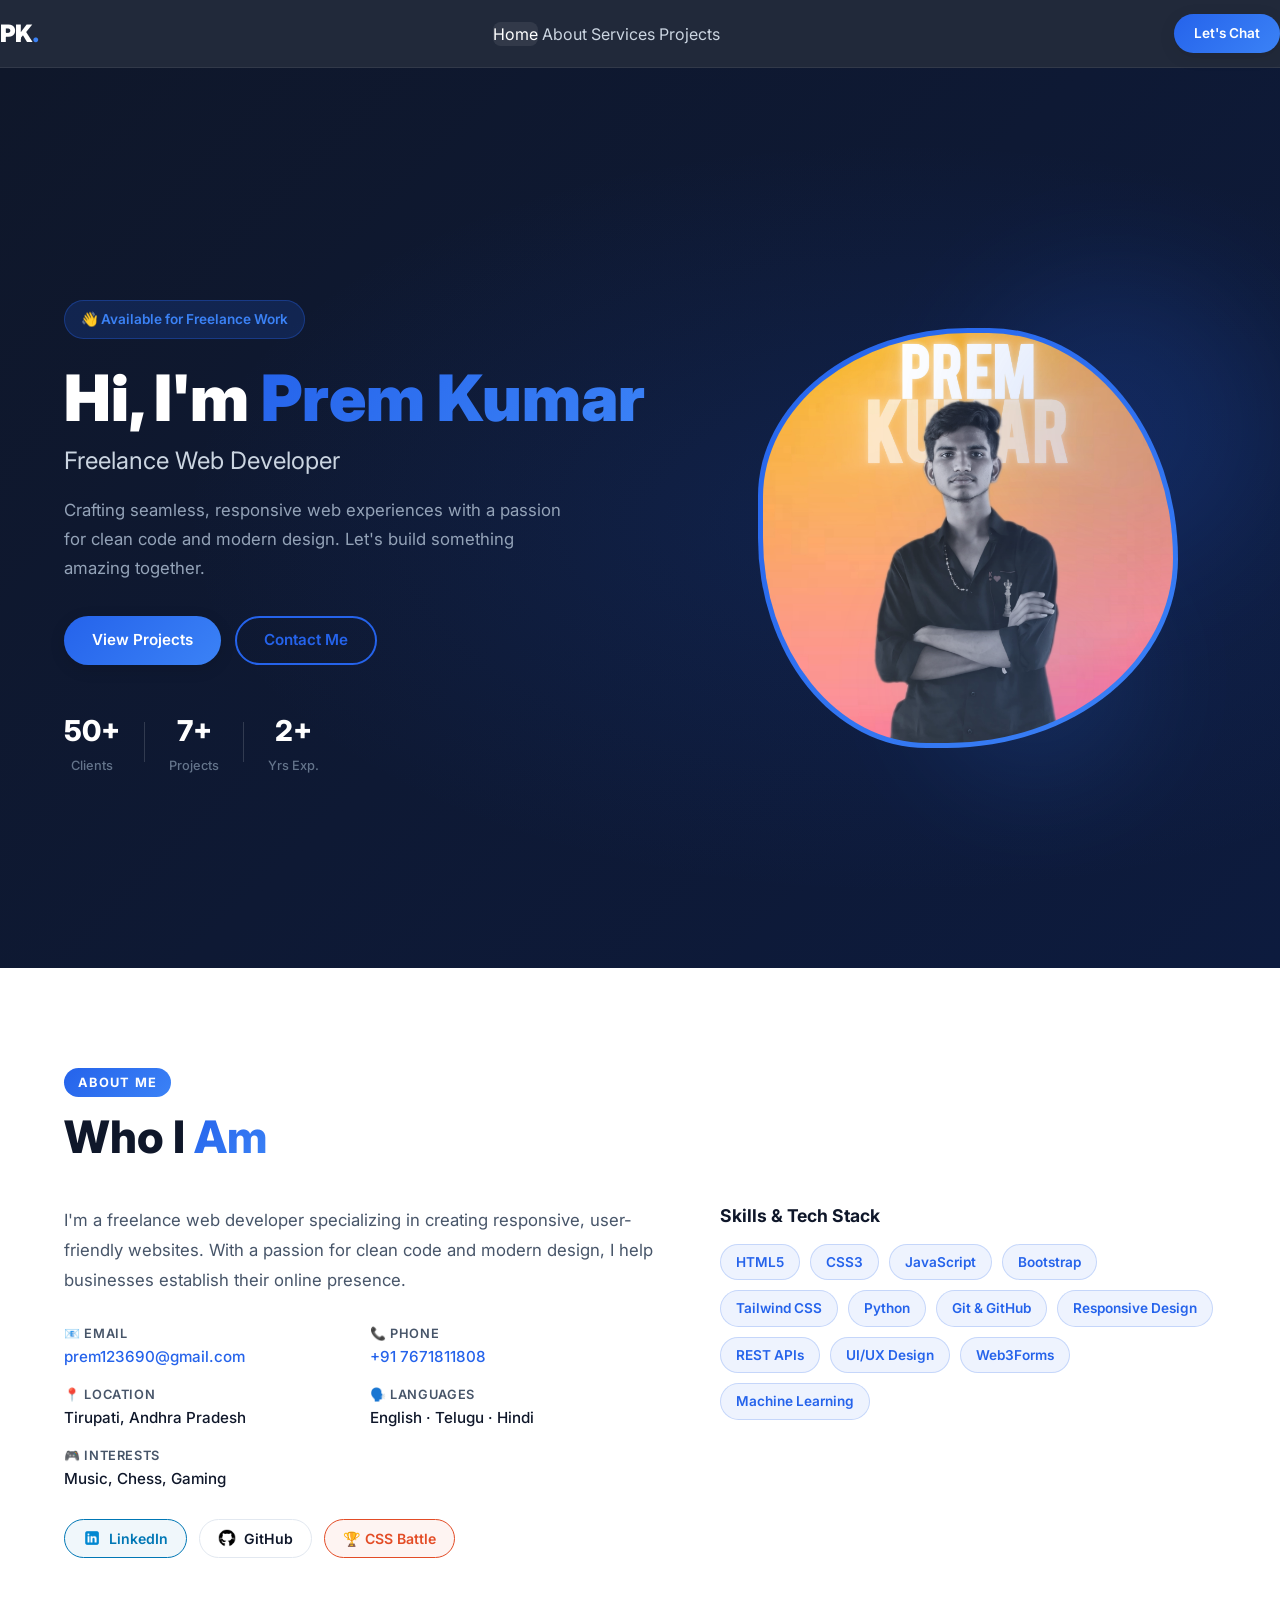
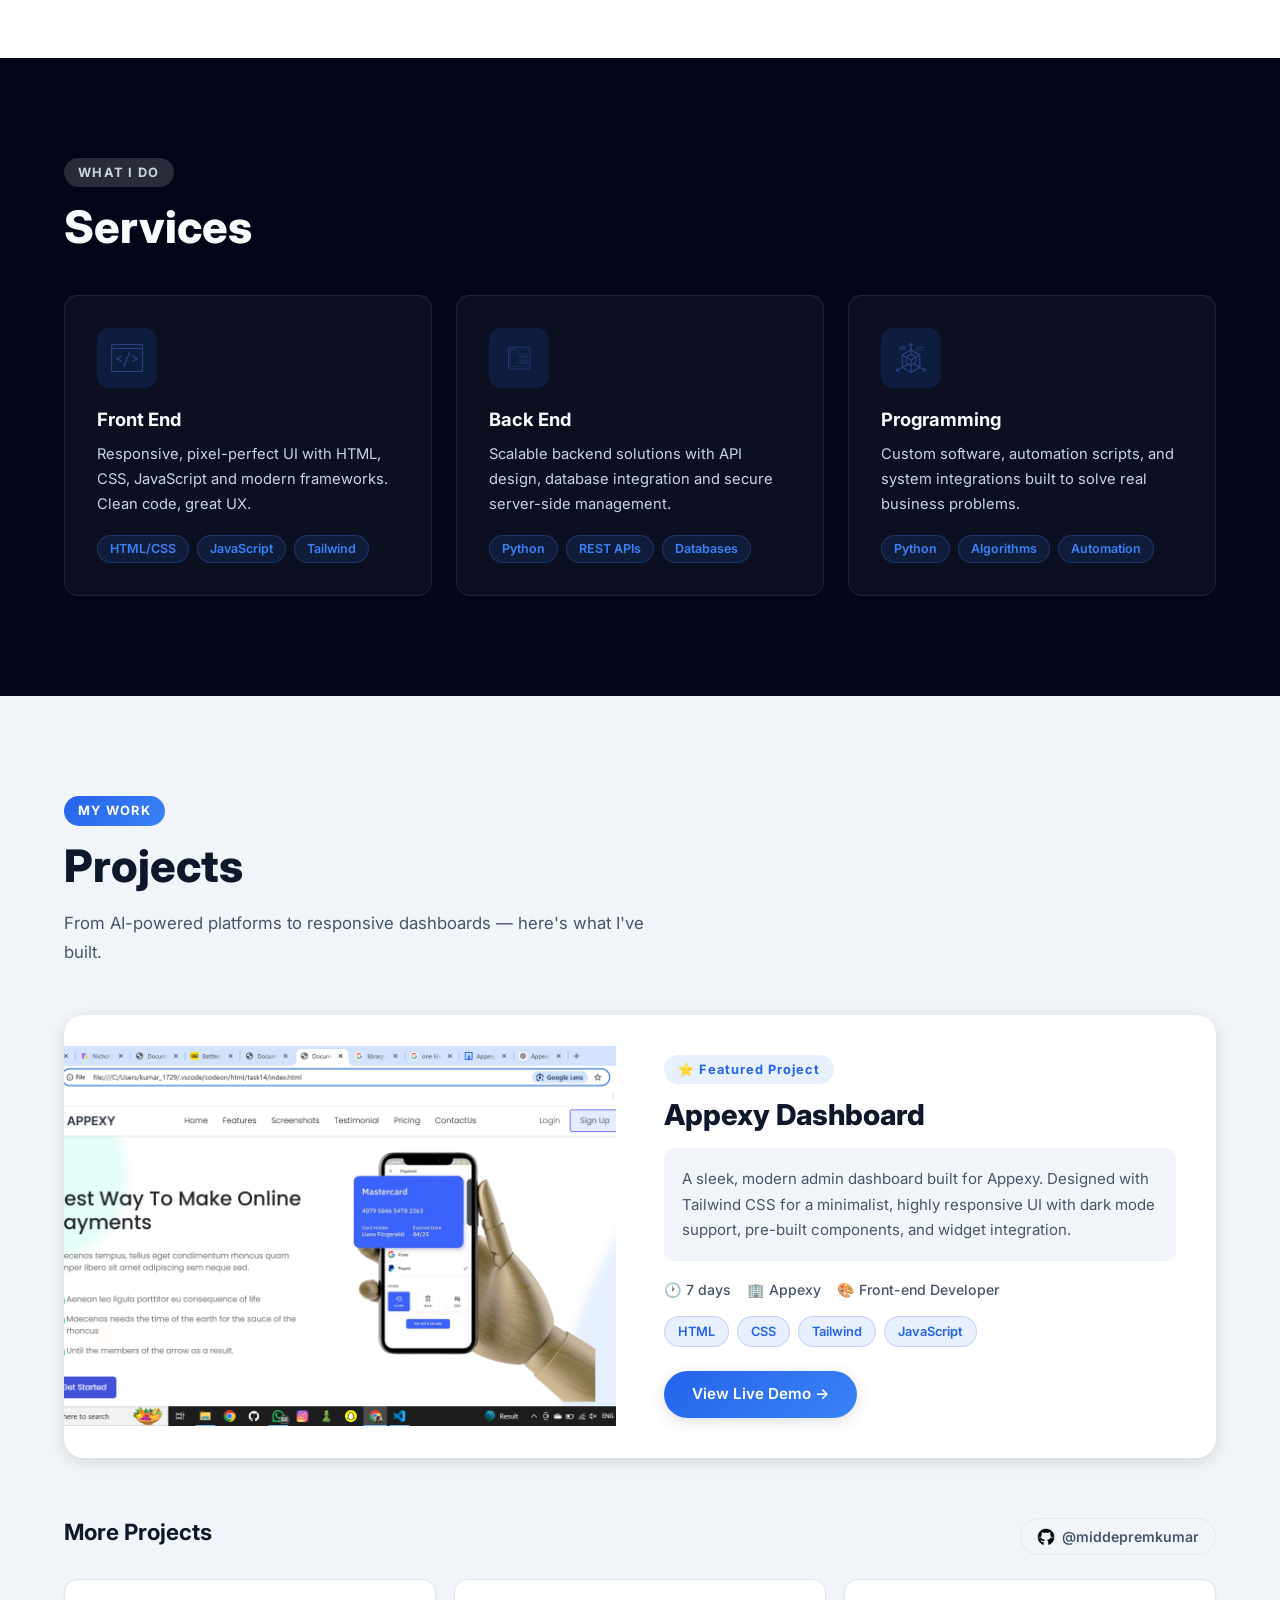
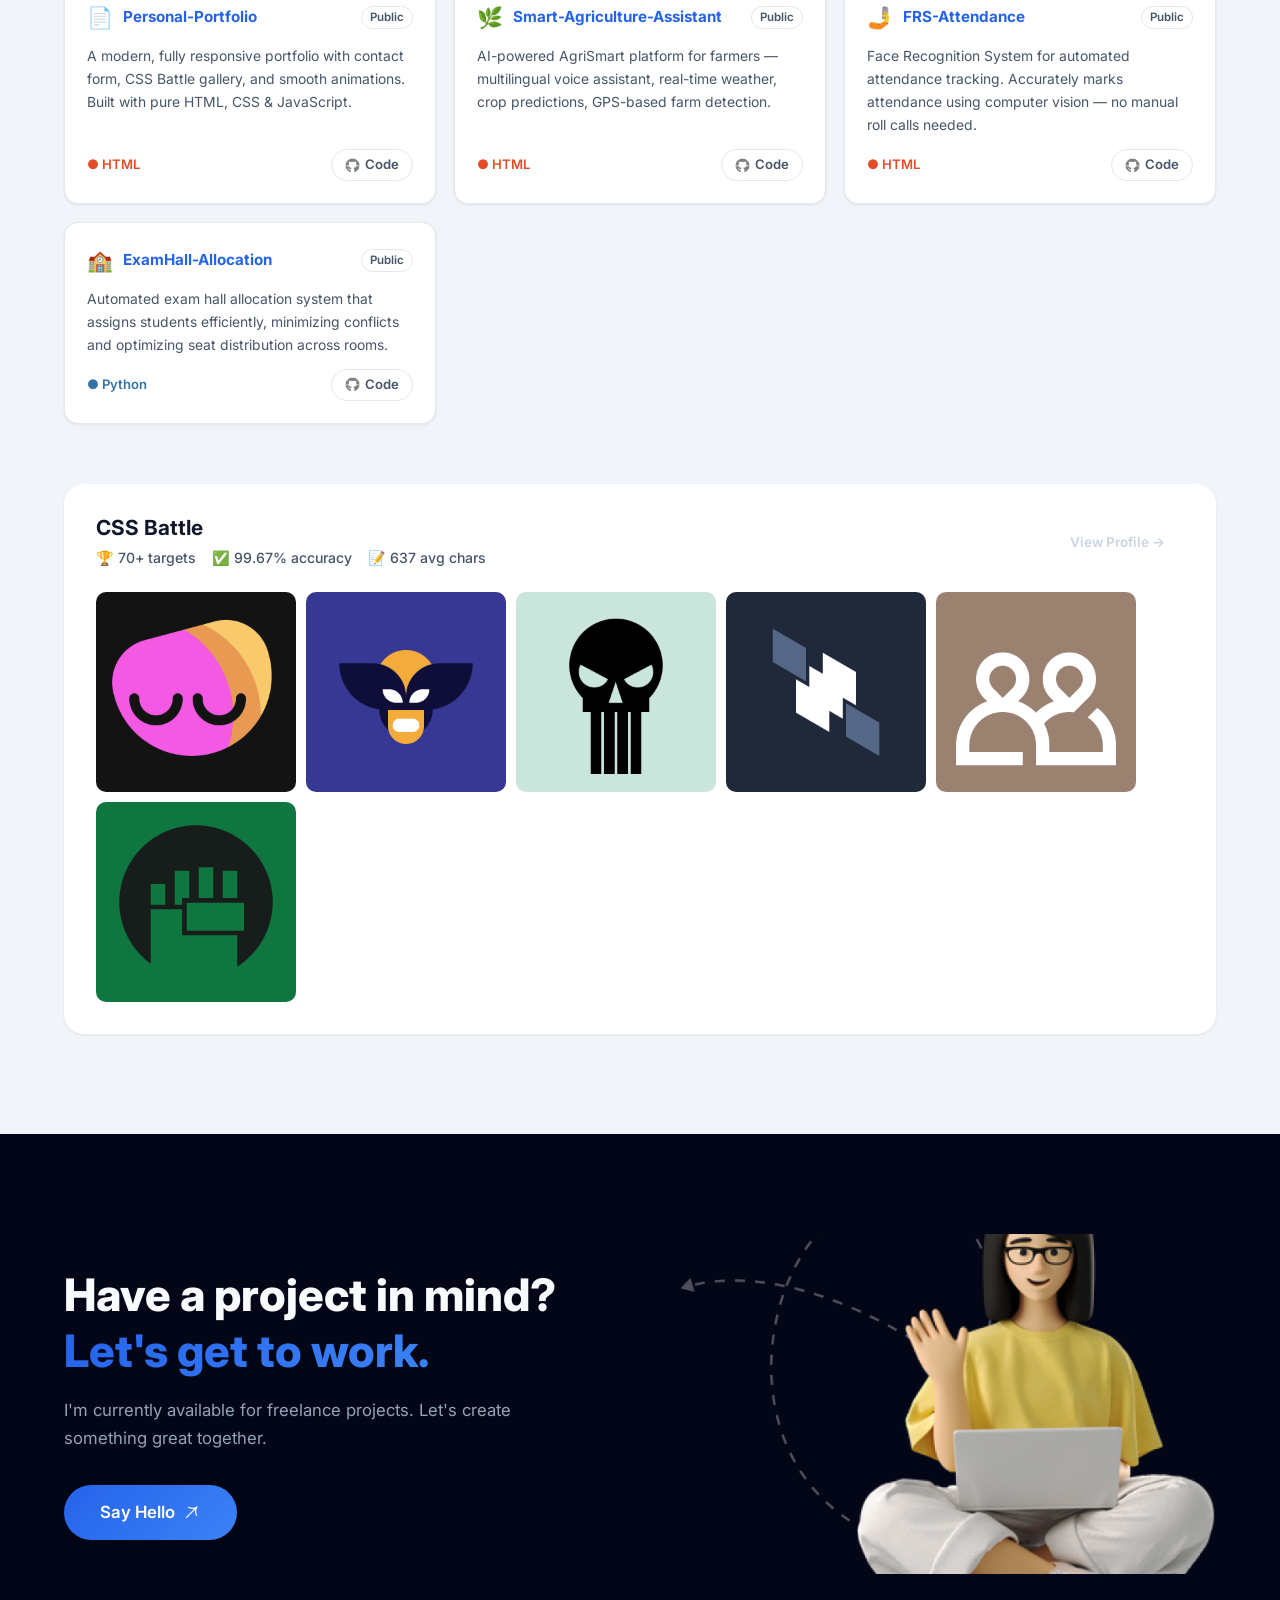
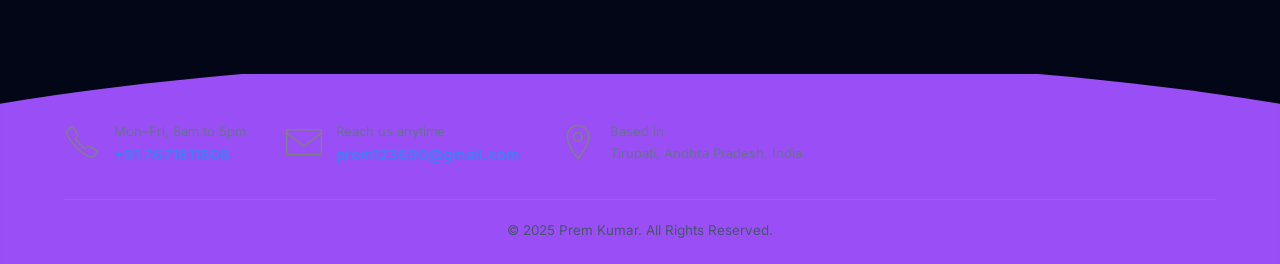
<file: index.html>
<!DOCTYPE html>
<html lang="en">
<head>
  <meta charset="UTF-8" />
  <meta name="viewport" content="width=device-width, initial-scale=1.0" />
  <meta name="description" content="Prem Kumar - Freelance Web Developer building modern, responsive web experiences." />
  <title>Prem Kumar | Web Developer</title>
  <link rel="stylesheet" href="style.css" />
  <link href="https://cdn.jsdelivr.net/npm/bootstrap@5.3.3/dist/css/bootstrap.min.css" rel="stylesheet" integrity="sha384-QWTKZyjpPEjISv5WaRU9OFeRpok6YctnYmDr5pNlyT2bRjXh0JMhjY6hW+ALEwIH" crossorigin="anonymous" />
  <link rel="preconnect" href="https://fonts.googleapis.com" />
  <link rel="preconnect" href="https://fonts.gstatic.com" crossorigin />
  <link href="https://fonts.googleapis.com/css2?family=Inter:wght@300;400;500;600;700;800;900&display=swap" rel="stylesheet" />
</head>
<body>

  <!-- ═══════════════ NAVBAR ═══════════════ -->
  <nav class="navbar" id="navbar">
    <a href="#home" class="nav-logo">PK<span class="logo-dot">.</span></a>
    <div class="nav-menu" id="nav-menu">
      <ul>
        <li><a href="#home"     class="nav-link">Home</a></li>
        <li><a href="#about"    class="nav-link">About</a></li>
        <li><a href="#services" class="nav-link">Services</a></li>
        <li><a href="#projects" class="nav-link">Projects</a></li>
        <li class="nav-cta-mobile"><a href="#" popovertarget="pop-box" class="btn-primary sm">Let's Chat</a></li>
      </ul>
    </div>
    <div class="nav-right">
      <a href="#" popovertarget="pop-box" class="btn-primary sm" id="nav-chat-btn">Let's Chat</a>
      <button class="hamburger" id="hamburger" aria-label="Toggle navigation">
        <span></span><span></span><span></span>
      </button>
    </div>
  </nav>

  <!-- ═══════════════ HERO ═══════════════ -->
  <section id="home" class="hero">
    <div class="hero-content">
      <div class="hero-badge">👋 Available for Freelance Work</div>
      <h1>Hi, I'm <span class="gradient-text">Prem Kumar</span></h1>
      <h2 class="hero-role">Freelance Web Developer</h2>
      <p class="hero-desc">Crafting seamless, responsive web experiences with a passion for clean code and modern design. Let's build something amazing together.</p>
      <div class="hero-actions">
        <a href="#projects" class="btn-primary">View Projects</a>
        <a href="#" popovertarget="pop-box" class="btn-outline">Contact Me</a>
      </div>
      <div class="hero-stats">
        <div class="stat"><span class="stat-num">50+</span><span class="stat-label">Clients</span></div>
        <div class="stat-div"></div>
        <div class="stat"><span class="stat-num">7+</span><span class="stat-label">Projects</span></div>
        <div class="stat-div"></div>
        <div class="stat"><span class="stat-num">2+</span><span class="stat-label">Yrs Exp.</span></div>
      </div>
    </div>
    <div class="hero-image">
      <div class="hero-img-ring">
        <div class="hero-photo"></div>
      </div>
      <div class="hero-blob blob-1"></div>
      <div class="hero-blob blob-2"></div>
    </div>
  </section>

  <!-- ═══════════════ ABOUT ═══════════════ -->
  <section id="about" class="about section">
    <div class="section-label">About Me</div>
    <h2 class="section-title">Who I <span class="gradient-text">Am</span></h2>
    <div class="about-grid">
      <div class="about-left">
        <p class="about-intro">I'm a freelance web developer specializing in creating responsive, user-friendly websites. With a passion for clean code and modern design, I help businesses establish their online presence.</p>
        <div class="about-info-grid">
          <div class="about-info-item">
            <span class="ai-label">📧 Email</span>
            <a href="mailto:prem123690@gmail.com" class="ai-val link">prem123690@gmail.com</a>
          </div>
          <div class="about-info-item">
            <span class="ai-label">📞 Phone</span>
            <a href="tel:+917671811808" class="ai-val link">+91 7671811808</a>
          </div>
          <div class="about-info-item">
            <span class="ai-label">📍 Location</span>
            <span class="ai-val">Tirupati, Andhra Pradesh</span>
          </div>
          <div class="about-info-item">
            <span class="ai-label">🗣️ Languages</span>
            <span class="ai-val">English · Telugu · Hindi</span>
          </div>
          <div class="about-info-item">
            <span class="ai-label">🎮 Interests</span>
            <span class="ai-val">Music, Chess, Gaming</span>
          </div>
        </div>
        <div class="about-socials">
          <a href="https://www.linkedin.com/in/prem-kumar-b08a7b320/" target="_blank" rel="noopener" class="social-pill linkedin">
            <img src="./images/icons8-linkedin-48.png" alt="LinkedIn" /> LinkedIn
          </a>
          <a href="https://github.com/middepremkumar" target="_blank" rel="noopener" class="social-pill github">
            <img src="./images/icons8-github-50.png" alt="GitHub" /> GitHub
          </a>
          <a href="https://cssbattle.dev/player/kumar_1729" target="_blank" rel="noopener" class="social-pill css">
            🏆 CSS Battle
          </a>
        </div>
      </div>
      <div class="about-right">
        <h3 class="skills-title">Skills & Tech Stack</h3>
        <div class="skills-grid">
          <span class="skill">HTML5</span><span class="skill">CSS3</span>
          <span class="skill">JavaScript</span><span class="skill">Bootstrap</span>
          <span class="skill">Tailwind CSS</span><span class="skill">Python</span>
          <span class="skill">Git & GitHub</span><span class="skill">Responsive Design</span>
          <span class="skill">REST APIs</span><span class="skill">UI/UX Design</span>
          <span class="skill">Web3Forms</span><span class="skill">Machine Learning</span>
        </div>
      </div>
    </div>
  </section>

  <!-- ═══════════════ SERVICES ═══════════════ -->
  <section id="services" class="services section dark-section">
    <div class="section-label light">What I Do</div>
    <h2 class="section-title light">Services</h2>
    <div class="services-grid">
      <div class="service-card">
        <div class="service-icon-wrap"><img src="./images/icons8-frontend-50.png" alt="Frontend" /></div>
        <h3>Front End</h3>
        <p>Responsive, pixel-perfect UI with HTML, CSS, JavaScript and modern frameworks. Clean code, great UX.</p>
        <div class="service-tags"><span>HTML/CSS</span><span>JavaScript</span><span>Tailwind</span></div>
      </div>
      <div class="service-card">
        <div class="service-icon-wrap"><img src="./images/icons8-backend-100.png" alt="Backend" /></div>
        <h3>Back End</h3>
        <p>Scalable backend solutions with API design, database integration and secure server-side management.</p>
        <div class="service-tags"><span>Python</span><span>REST APIs</span><span>Databases</span></div>
      </div>
      <div class="service-card">
        <div class="service-icon-wrap"><img src="./images/icons8-programing-64.png" alt="Programming" /></div>
        <h3>Programming</h3>
        <p>Custom software, automation scripts, and system integrations built to solve real business problems.</p>
        <div class="service-tags"><span>Python</span><span>Algorithms</span><span>Automation</span></div>
      </div>
    </div>
  </section>

  <!-- ═══════════════ PROJECTS ═══════════════ -->
  <section id="projects" class="projects section">
    <div class="section-label">My Work</div>
    <h2 class="section-title">Projects</h2>
    <p class="section-desc">From AI-powered platforms to responsive dashboards — here's what I've built.</p>

    <!-- Featured Project -->
    <div class="featured-project">
      <div class="fp-screenshot"></div>
      <div class="fp-info">
        <span class="fp-badge">⭐ Featured Project</span>
        <h3>Appexy Dashboard</h3>
        <div class="fp-card">
          <p>A sleek, modern admin dashboard built for Appexy. Designed with Tailwind CSS for a minimalist, highly responsive UI with dark mode support, pre-built components, and widget integration.</p>
        </div>
        <div class="fp-meta">
          <span>🕐 7 days</span><span>🏢 Appexy</span><span>🎨 Front-end Developer</span>
        </div>
        <div class="fp-tech">
          <span>HTML</span><span>CSS</span><span>Tailwind</span><span>JavaScript</span>
        </div>
        <a href="./task14/index.html" class="btn-primary">View Live Demo →</a>
      </div>
    </div>

    <!-- GitHub Cards -->
    <div class="gh-projects-section">
      <div class="gh-section-header">
        <h3>More Projects</h3>
        <a href="https://github.com/middepremkumar" target="_blank" rel="noopener" class="gh-profile-btn">
          <img src="./images/icons8-github-50.png" alt="" /> @middepremkumar
        </a>
      </div>
      <div class="gh-grid">
        <div class="gh-card">
          <div class="gh-card-top"><span class="gh-icon">📄</span><a href="https://github.com/middepremkumar/Personal-Portfolio" target="_blank" rel="noopener" class="gh-name">Personal-Portfolio</a><span class="gh-public">Public</span></div>
          <p class="gh-desc">A modern, fully responsive portfolio with contact form, CSS Battle gallery, and smooth animations. Built with pure HTML, CSS & JavaScript.</p>
          <div class="gh-footer"><span class="gh-lang html">● HTML</span><a href="https://github.com/middepremkumar/Personal-Portfolio" target="_blank" rel="noopener" class="gh-code-btn"><img src="./images/icons8-github-50.png" alt="" /> Code</a></div>
        </div>
        <div class="gh-card">
          <div class="gh-card-top"><span class="gh-icon">🌿</span><a href="https://github.com/middepremkumar/Smart-Agriculture-Assistant" target="_blank" rel="noopener" class="gh-name">Smart-Agriculture-Assistant</a><span class="gh-public">Public</span></div>
          <p class="gh-desc">AI-powered AgriSmart platform for farmers — multilingual voice assistant, real-time weather, crop predictions, GPS-based farm detection.</p>
          <div class="gh-footer"><span class="gh-lang html">● HTML</span><a href="https://github.com/middepremkumar/Smart-Agriculture-Assistant" target="_blank" rel="noopener" class="gh-code-btn"><img src="./images/icons8-github-50.png" alt="" /> Code</a></div>
        </div>
        <div class="gh-card">
          <div class="gh-card-top"><span class="gh-icon">🤳</span><a href="https://github.com/middepremkumar/frs-attendance" target="_blank" rel="noopener" class="gh-name">FRS-Attendance</a><span class="gh-public">Public</span></div>
          <p class="gh-desc">Face Recognition System for automated attendance tracking. Accurately marks attendance using computer vision — no manual roll calls needed.</p>
          <div class="gh-footer"><span class="gh-lang html">● HTML</span><a href="https://github.com/middepremkumar/frs-attendance" target="_blank" rel="noopener" class="gh-code-btn"><img src="./images/icons8-github-50.png" alt="" /> Code</a></div>
        </div>
        <div class="gh-card">
          <div class="gh-card-top"><span class="gh-icon">🏫</span><a href="https://github.com/middepremkumar/ExamHallAllocationSystem" target="_blank" rel="noopener" class="gh-name">ExamHall-Allocation</a><span class="gh-public">Public</span></div>
          <p class="gh-desc">Automated exam hall allocation system that assigns students efficiently, minimizing conflicts and optimizing seat distribution across rooms.</p>
          <div class="gh-footer"><span class="gh-lang python">● Python</span><a href="https://github.com/middepremkumar/ExamHallAllocationSystem" target="_blank" rel="noopener" class="gh-code-btn"><img src="./images/icons8-github-50.png" alt="" /> Code</a></div>
        </div>
      </div>
    </div>

    <!-- CSS Battle Gallery -->
    <div class="cssbattle-section">
      <div class="cssbattle-header">
        <div>
          <h3>CSS Battle</h3>
          <div class="cssbattle-stats"><span>🏆 70+ targets</span><span>✅ 99.67% accuracy</span><span>📝 637 avg chars</span></div>
        </div>
        <a href="https://cssbattle.dev/player/kumar_1729" target="_blank" rel="noopener" class="btn-outline-sm">View Profile →</a>
      </div>
      <div class="cssbattle-grid">
        <div class="csbx cssd1bx1"></div>
        <div class="csbx cssd1bx2"></div>
        <div class="csbx cssd1bx3"></div>
        <div class="csbx cssd2bx4"></div>
        <div class="csbx cssd2bx5"></div>
        <div class="csbx cssd2bx6"></div>
      </div>
    </div>
  </section>

  <!-- ═══════════════ CONTACT CTA ═══════════════ -->
  <section id="contact" class="contact-cta dark-section">
    <div class="cta-text">
      <h2>Have a project in mind?<br /><span class="gradient-text">Let's get to work.</span></h2>
      <p>I'm currently available for freelance projects. Let's create something great together.</p>
      <a href="#" popovertarget="pop-box" class="btn-primary lg">
        Say Hello <img src="./images/icons8-arrow-100 (1).png" alt="" class="btn-arrow" />
      </a>
    </div>
    <div class="cta-img"></div>
  </section>

  <!-- ═══════════════ CONTACT POPUP ═══════════════ -->
  <div class="pop-box" id="pop-box" popover>
    <button popovertarget="pop-box" id="close-popup" aria-label="Close">
      <img src="./images/icons8-close-96.png" alt="Close" />
    </button>
    <div class="popup-header">
      <h2>Got Ideas? Let's team up.</h2>
      <p>Tell us more about yourself and what you have in mind.</p>
    </div>
    <div class="popup-body" id="form-container">
      <form id="contact-form">
        <div class="form-row">
          <div class="form-group">
            <input type="text" id="contact-name" name="name" placeholder="Full Name *" class="form-control py-3" required />
          </div>
          <div class="form-group">
            <input type="email" id="contact-email" name="email" placeholder="Gmail Address *" class="form-control py-3" required />
            <div id="email-error" class="field-error">⚠️ Please enter a valid @gmail.com address.</div>
          </div>
        </div>
        <div class="form-group">
          <textarea id="contact-message" name="message" placeholder="Your message *" class="form-control py-3" rows="4" required></textarea>
        </div>
        <button type="submit" id="submit-btn" class="btn-primary full-w">
          Send Message <img src="./images/icons8-arrow-100 (1).png" alt="" class="btn-arrow" />
        </button>
      </form>
      <div id="success-msg" style="display:none; text-align:center; padding:30px 10px;">
        <div style="font-size:56px;">🎉</div>
        <h3 style="color:var(--primary); margin-top:12px;">Thank You!</h3>
        <p style="color:var(--text-muted); margin-top:8px; line-height:1.7;">
          Your message has been sent to <b>Prem Kumar</b>.<br />Feel free to close this and keep browsing!
        </p>
      </div>
    </div>
  </div>

  <!-- ═══════════════ FOOTER ═══════════════ -->
  <footer class="footer">
    <div class="footer-inner">
      <div class="footer-contacts">
        <div class="fc-item">
          <img src="./images/icons8-phone-501.png" alt="" />
          <div><span>Mon–Fri, 8am to 5pm</span><a href="tel:+917671811808">+91 7671811808</a></div>
        </div>
        <div class="fc-item">
          <img src="./images/icons8-email-501.png" alt="" />
          <div><span>Reach us anytime</span><a href="mailto:prem123690@gmail.com">prem123690@gmail.com</a></div>
        </div>
        <div class="fc-item">
          <img src="./images/icons8-location-501.png" alt="" />
          <div><span>Based in</span><span>Tirupati, Andhra Pradesh, India</span></div>
        </div>
      </div>
      <div class="footer-copy">© 2025 Prem Kumar. All Rights Reserved.</div>
    </div>
  </footer>

  <script src="https://cdn.jsdelivr.net/npm/bootstrap@5.3.3/dist/js/bootstrap.bundle.min.js" integrity="sha384-YvpcrYf0tY3lHB60NNkmXc4s9bIOgUxi8T/jl64OSGJJoXIKjlxd4bQQAr9eRcq" crossorigin="anonymous"></script>
  <script>
    /* Contact Form */
    const contactForm = document.getElementById('contact-form');
    const successMsg  = document.getElementById('success-msg');
    const submitBtn   = document.getElementById('submit-btn');
    const emailInput  = document.getElementById('contact-email');
    const emailError  = document.getElementById('email-error');

    if (contactForm) {
      contactForm.addEventListener('submit', function(e) {
        e.preventDefault();
        if (!emailInput.value.trim().endsWith('@gmail.com')) {
          emailError.style.display = 'block'; emailInput.focus(); return;
        }
        emailError.style.display = 'none';
        submitBtn.textContent = 'Sending...';
        submitBtn.disabled = true; submitBtn.style.opacity = '0.7';
        const fd = new FormData(contactForm);
        fd.append('access_key', '880a65fd-1f38-4312-9d8b-83e901b48de2');
        fetch('https://api.web3forms.com/submit', { method: 'POST', body: fd })
          .then(r => r.json())
          .then(d => {
            if (d.success) { contactForm.style.display='none'; successMsg.style.display='block'; }
            else { alert('Something went wrong.'); submitBtn.textContent='Send Message'; submitBtn.disabled=false; submitBtn.style.opacity='1'; }
          })
          .catch(() => { alert('Network error.'); submitBtn.textContent='Send Message'; submitBtn.disabled=false; submitBtn.style.opacity='1'; });
      });
      emailInput.addEventListener('input', () => {
        emailError.style.display = (emailInput.value.trim() && !emailInput.value.trim().endsWith('@gmail.com')) ? 'block' : 'none';
      });
    }

    /* Hamburger */
    const hamburger = document.getElementById('hamburger');
    const navMenu   = document.getElementById('nav-menu');
    hamburger.addEventListener('click', () => { hamburger.classList.toggle('open'); navMenu.classList.toggle('open'); });
    document.querySelectorAll('.nav-link, #nav-chat-btn').forEach(l => l.addEventListener('click', () => { hamburger.classList.remove('open'); navMenu.classList.remove('open'); }));

    /* Active nav on scroll */
    const secs = document.querySelectorAll('section[id]');
    window.addEventListener('scroll', () => {
      let cur = '';
      secs.forEach(s => { if (window.scrollY >= s.offsetTop - 120) cur = s.id; });
      document.querySelectorAll('.nav-link').forEach(l => l.classList.toggle('active', l.getAttribute('href') === '#' + cur));
      document.getElementById('navbar').classList.toggle('scrolled', window.scrollY > 20);
    }, { passive: true });
  </script>
</body>
</html>
</file>
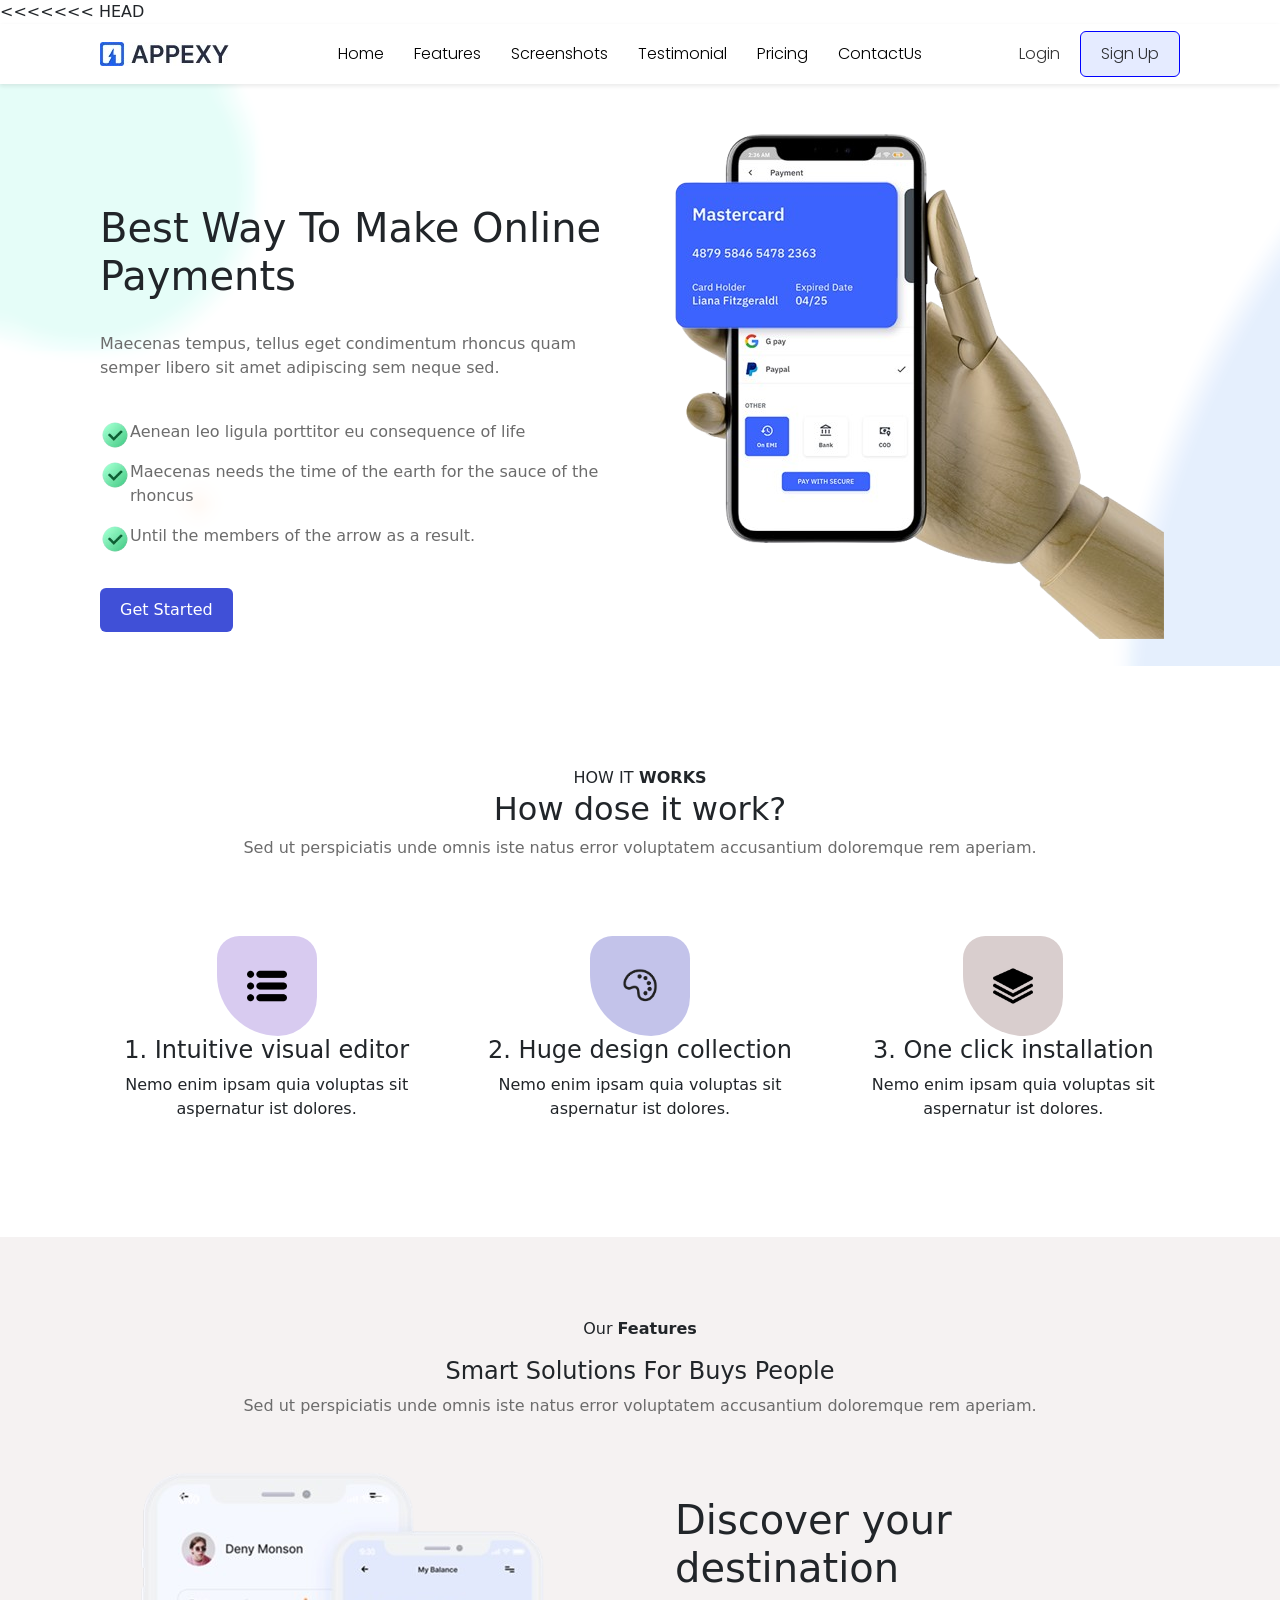
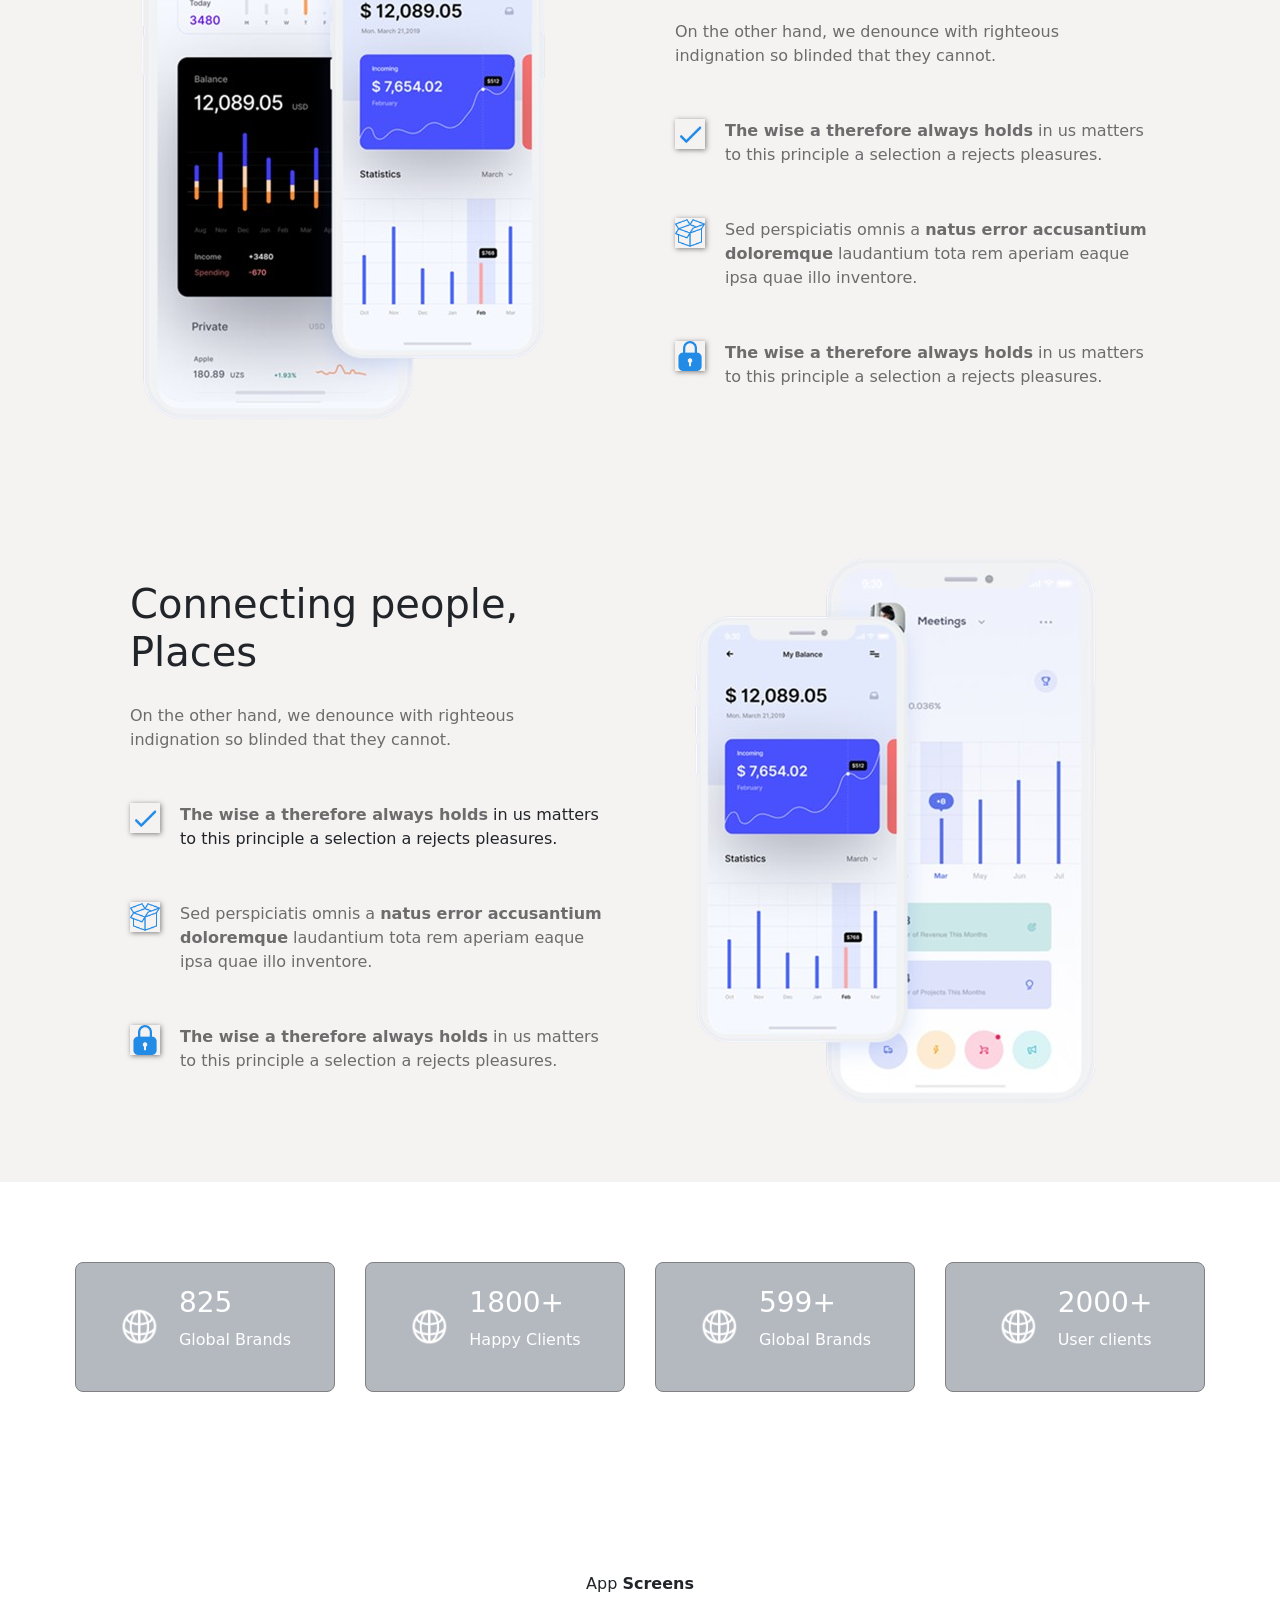
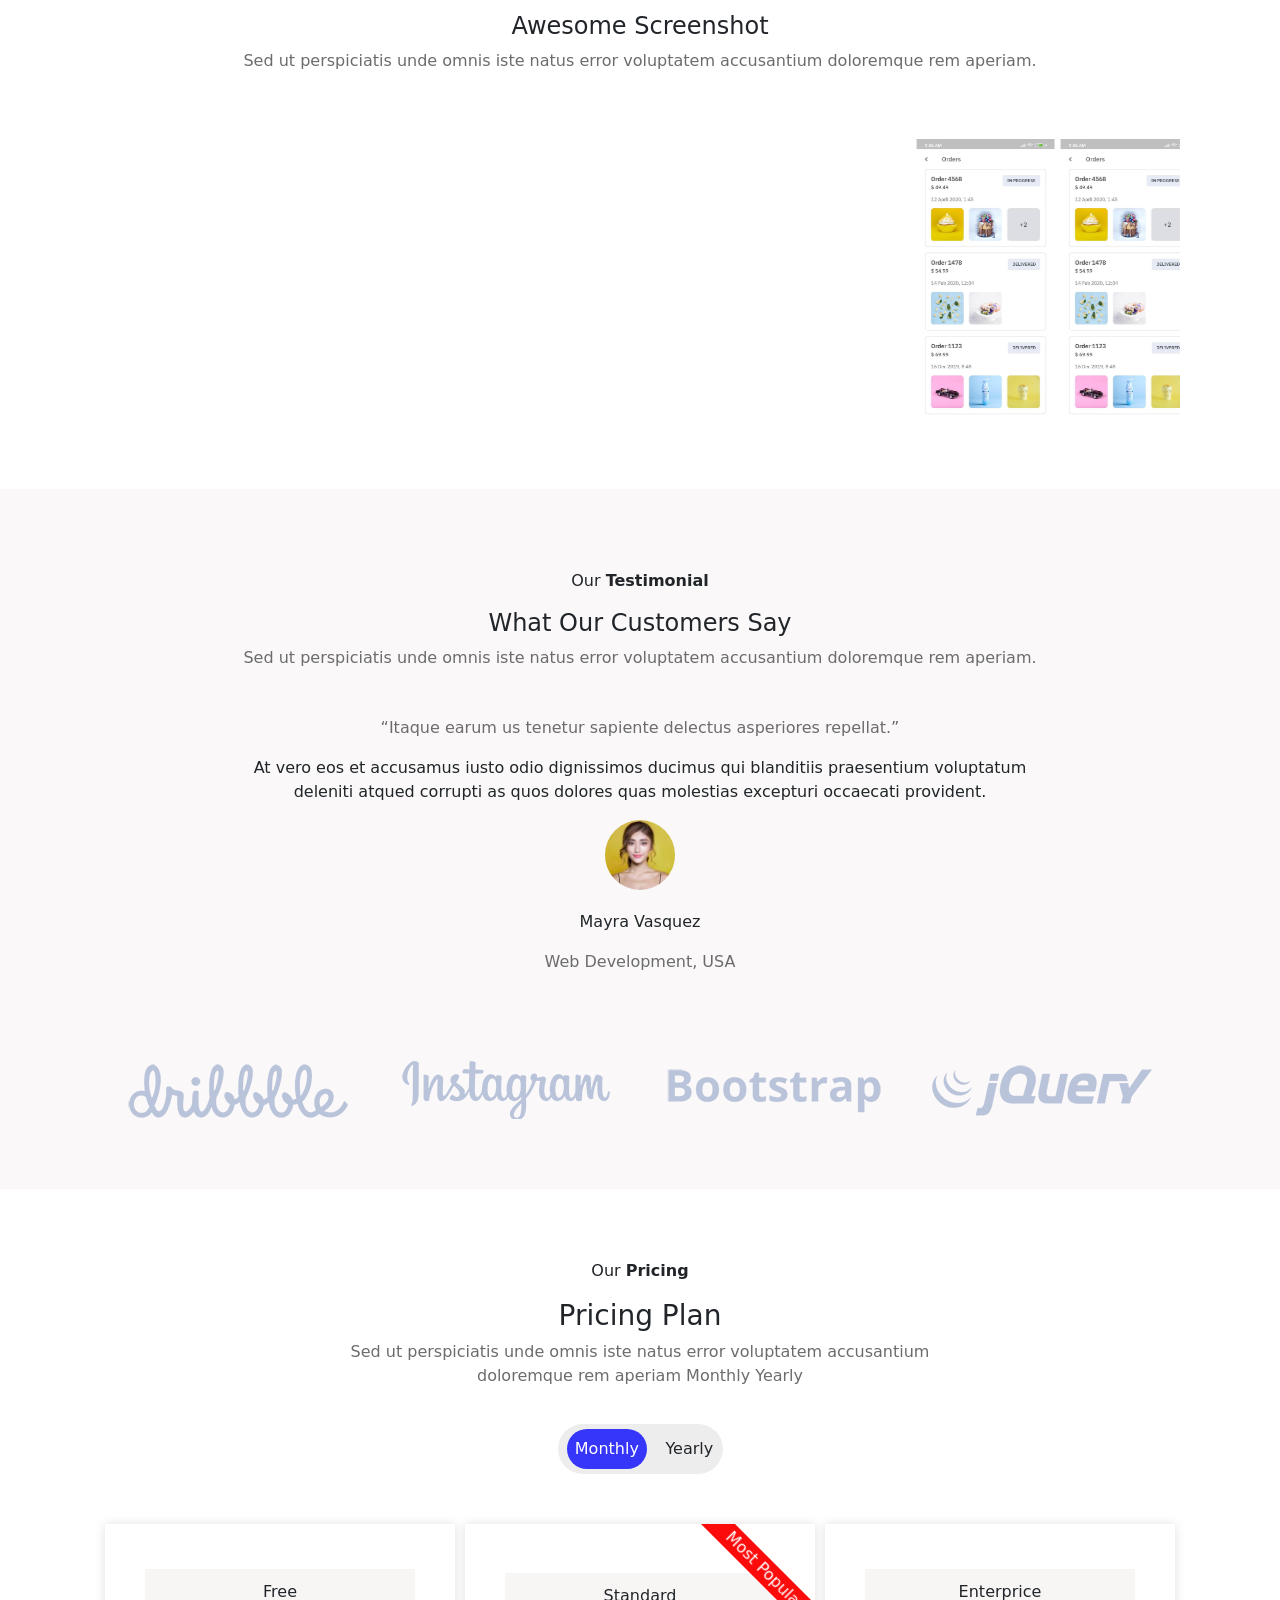
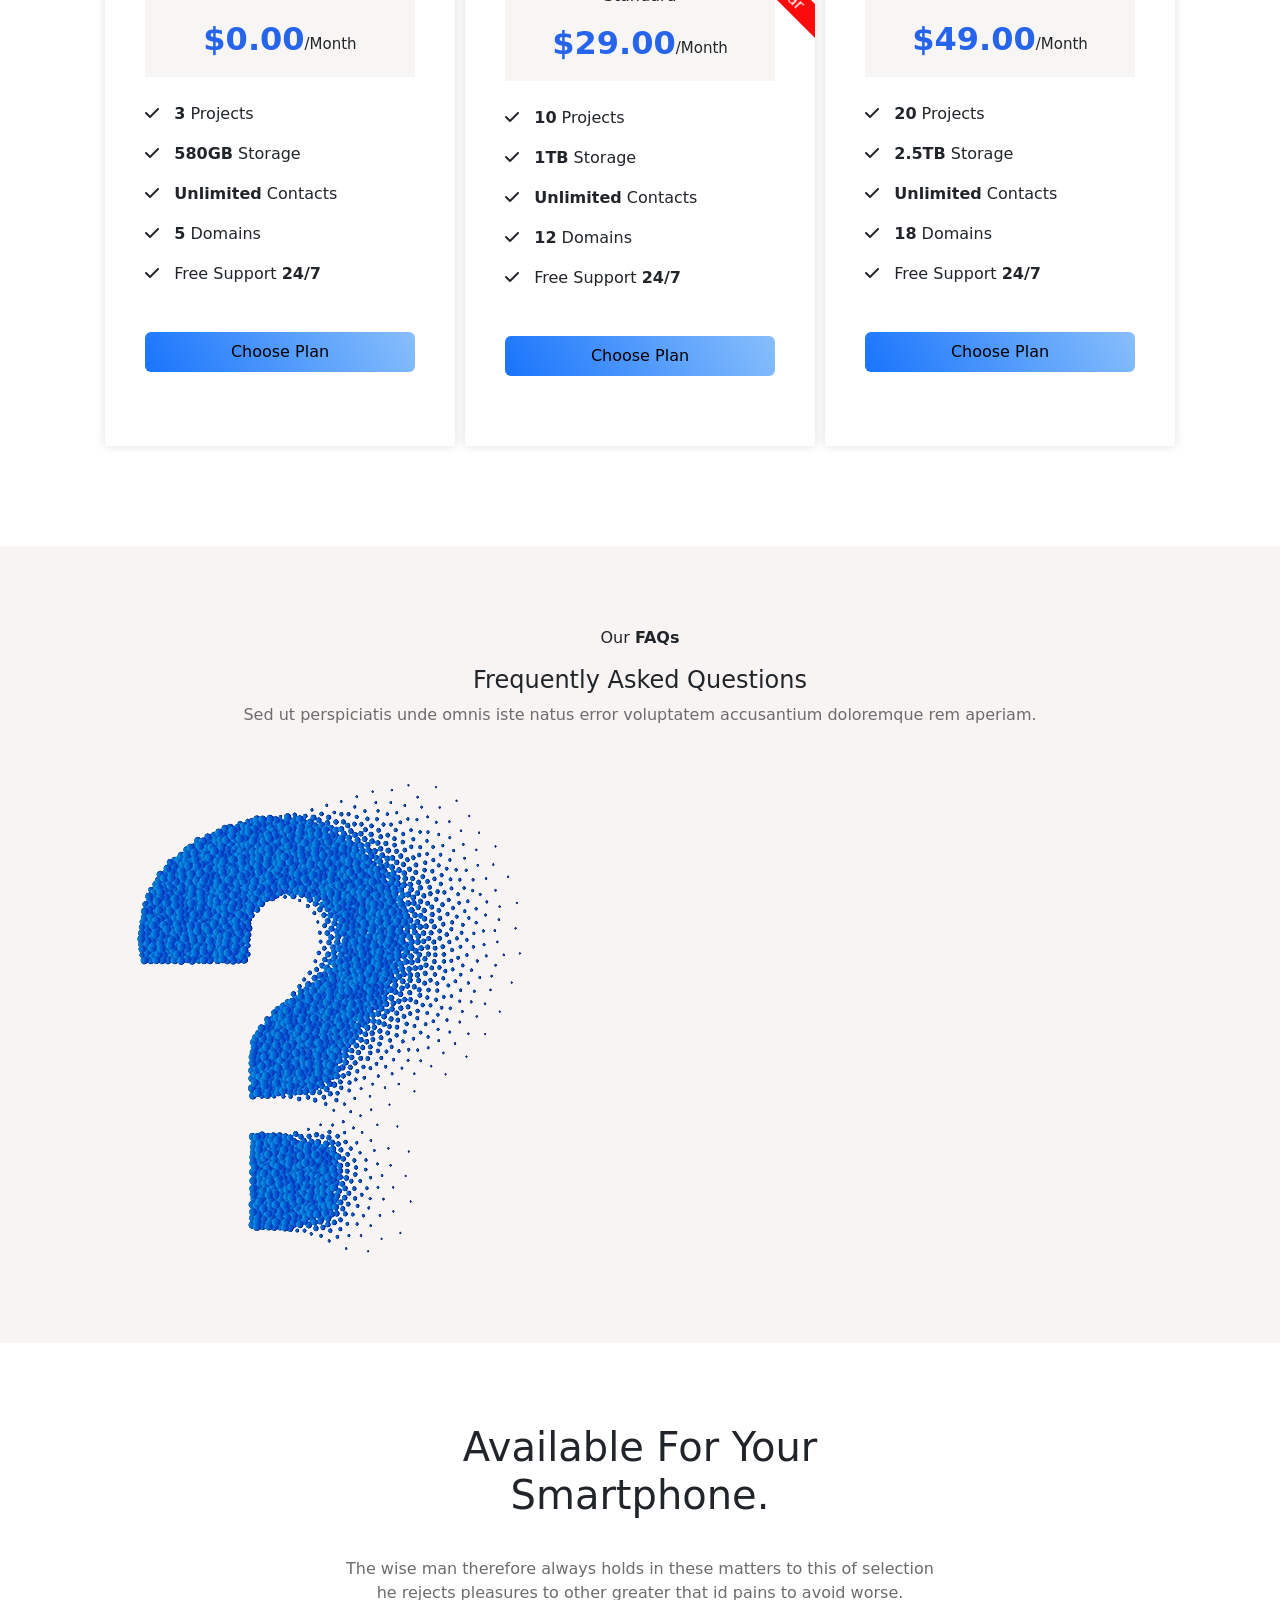
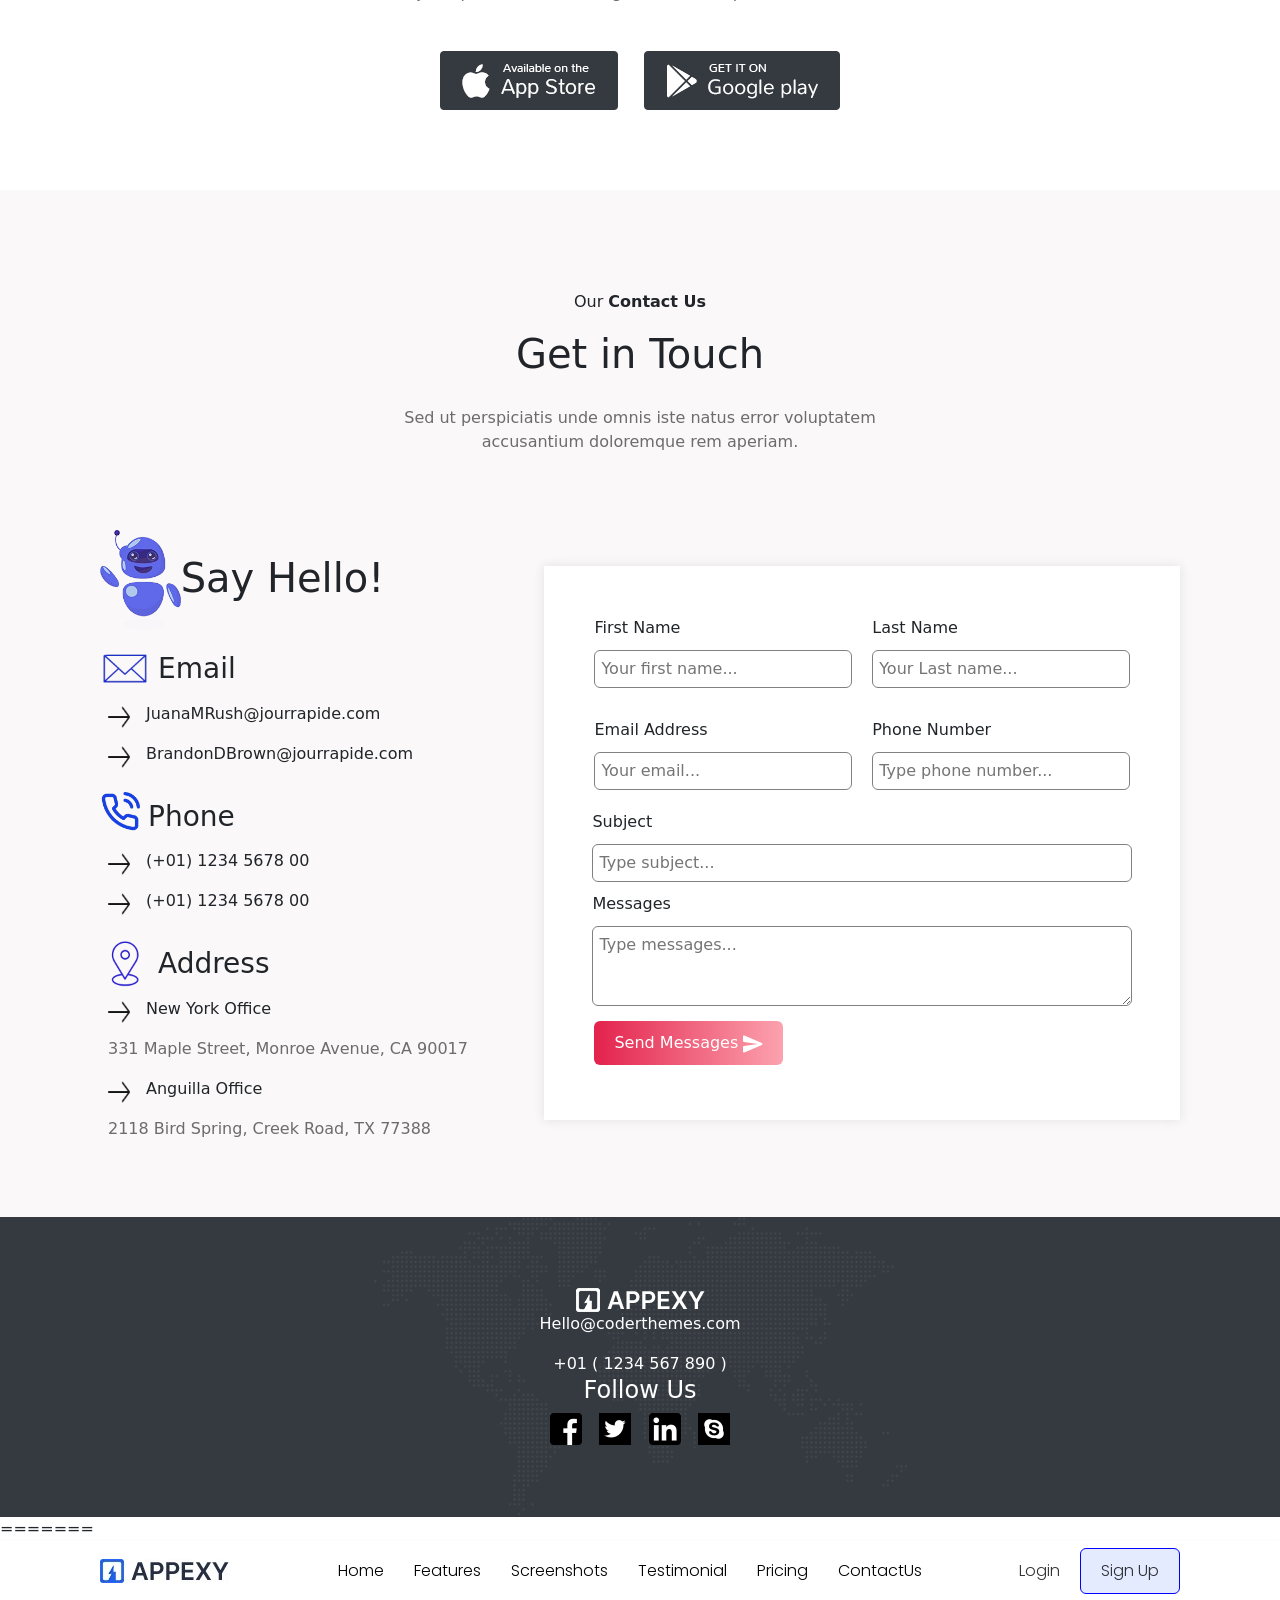
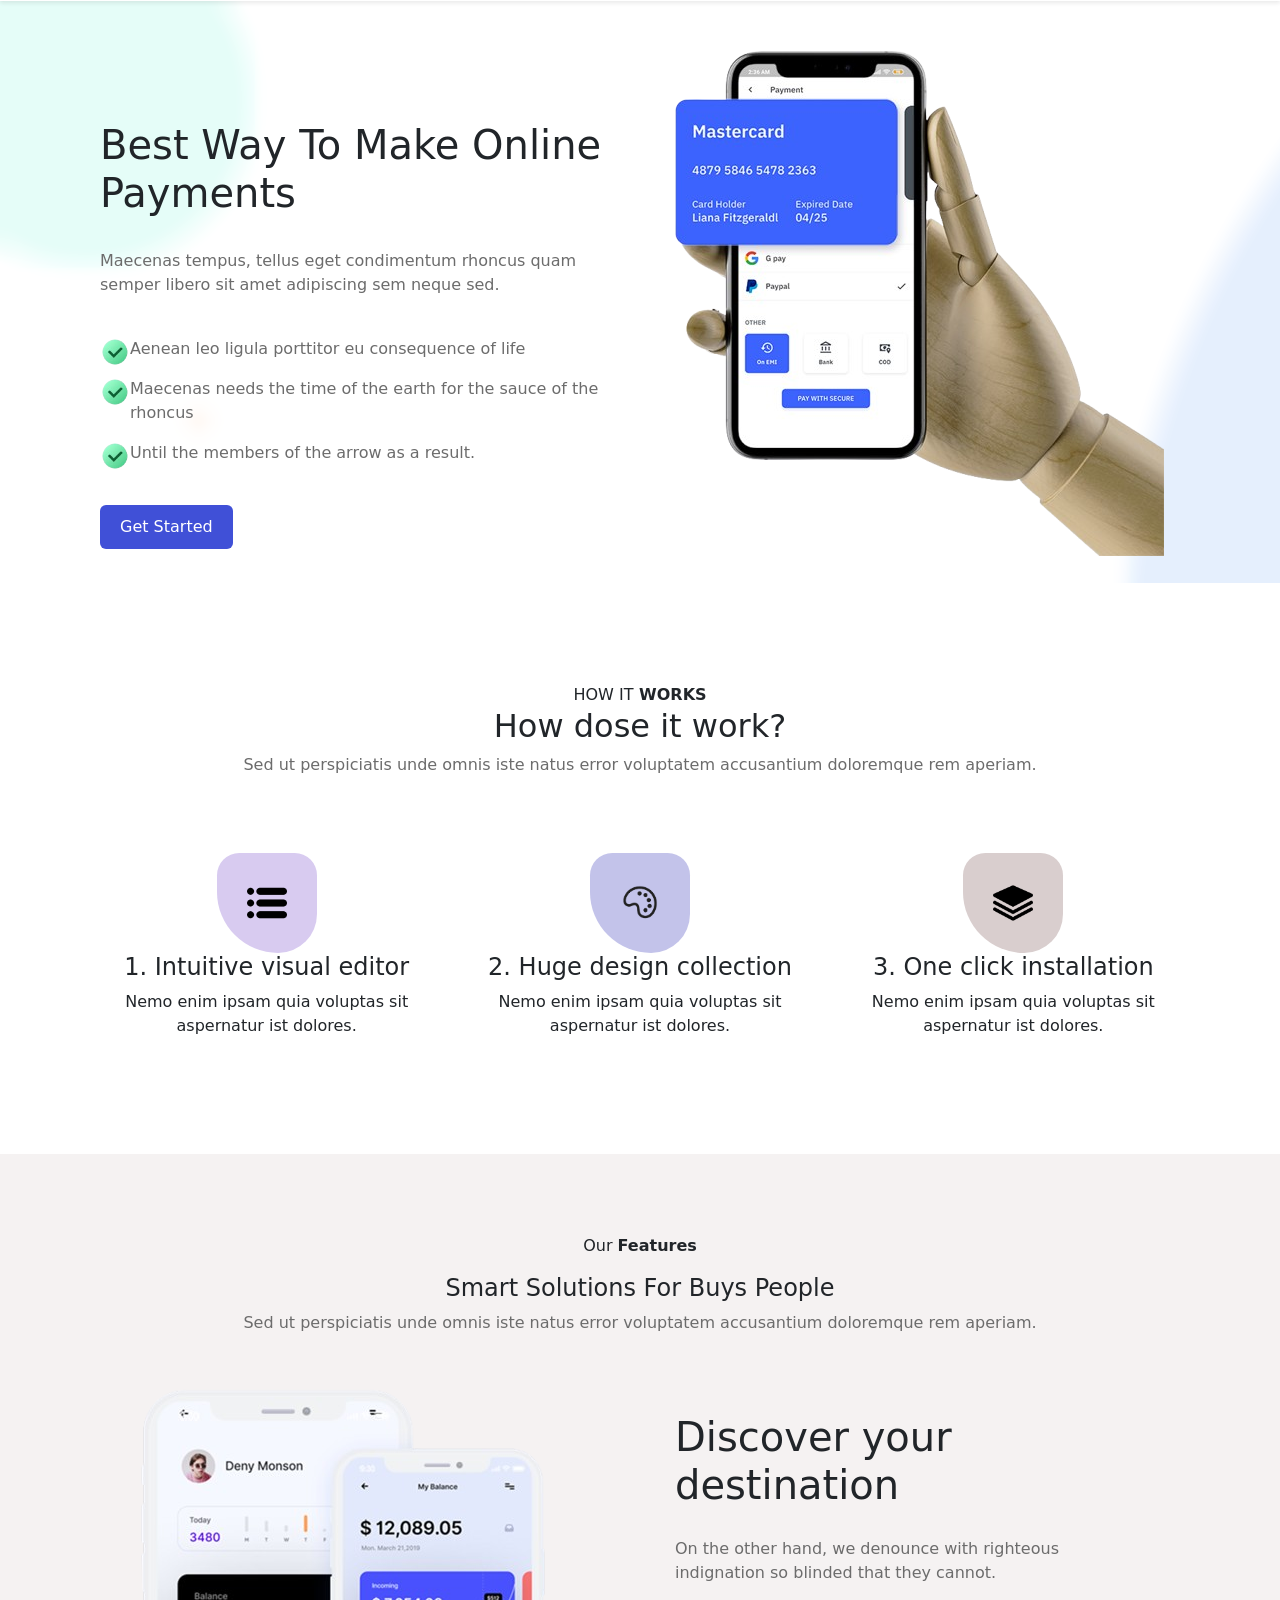
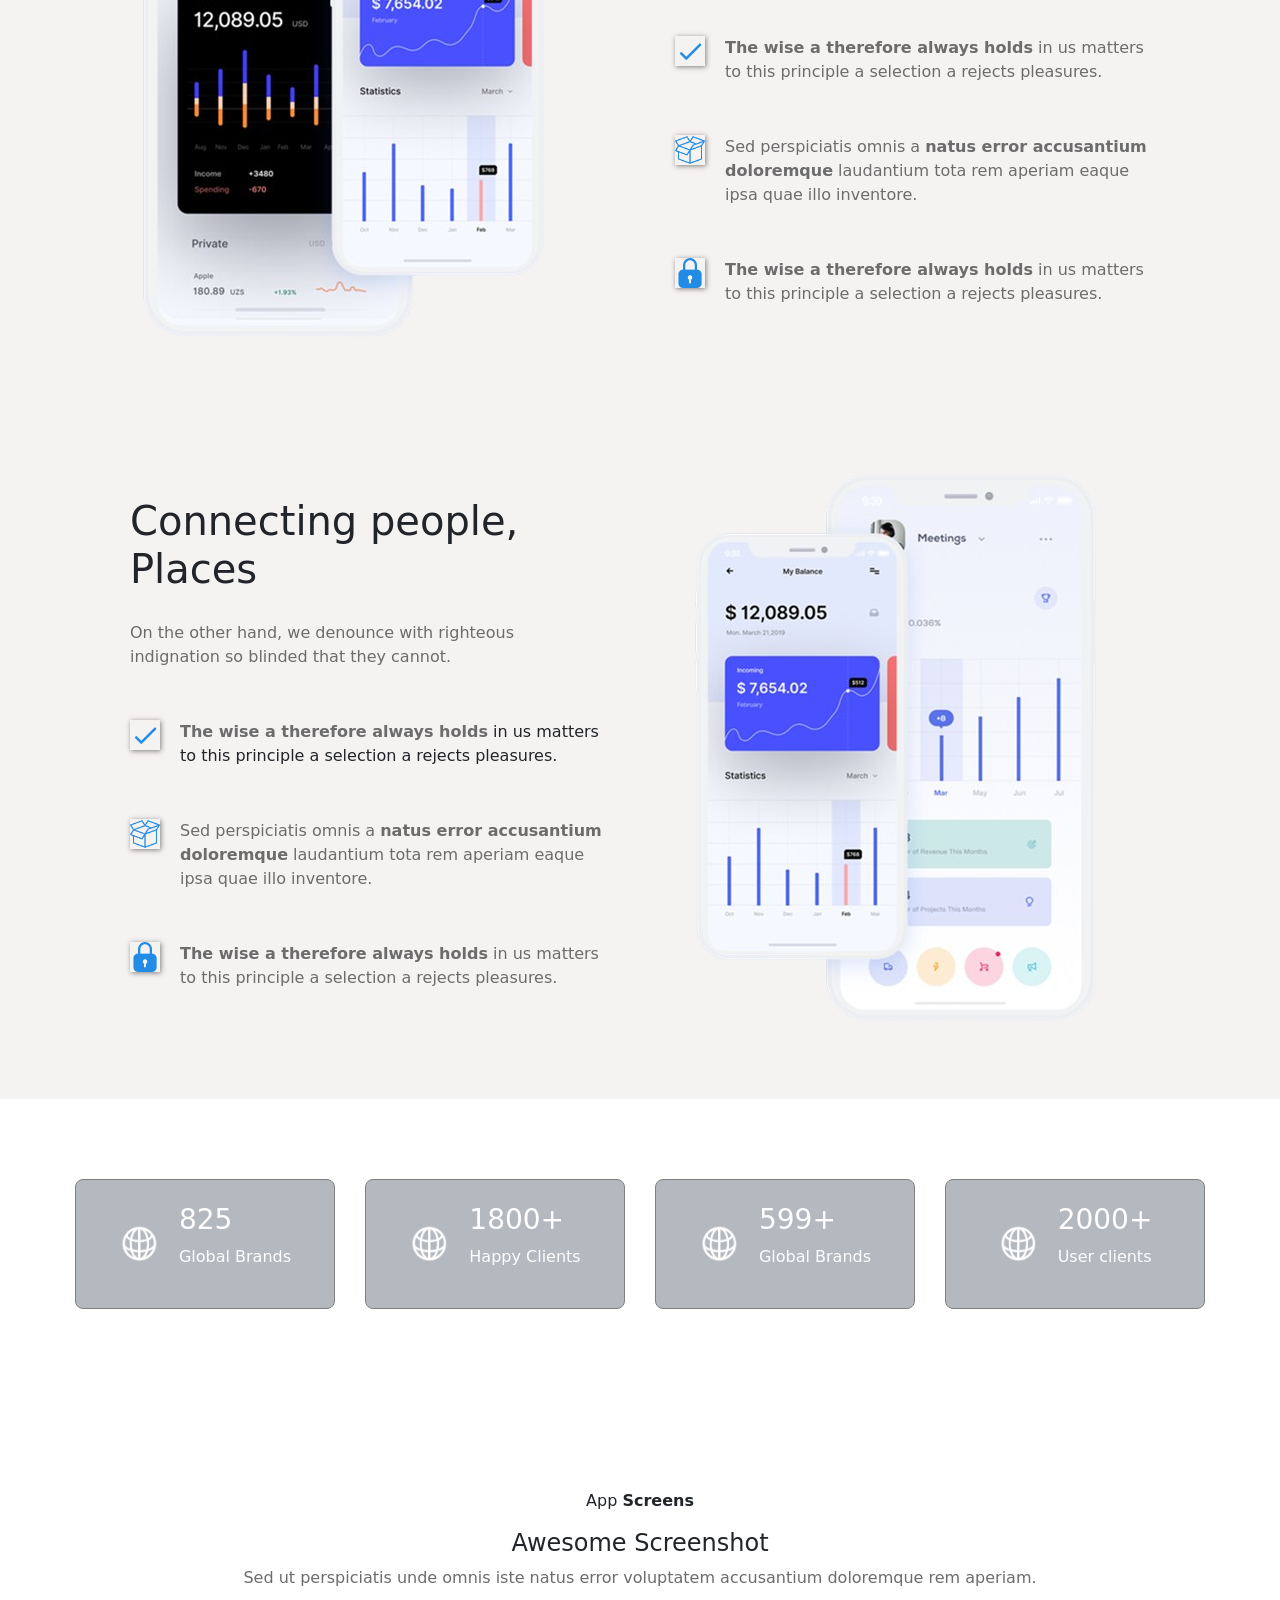
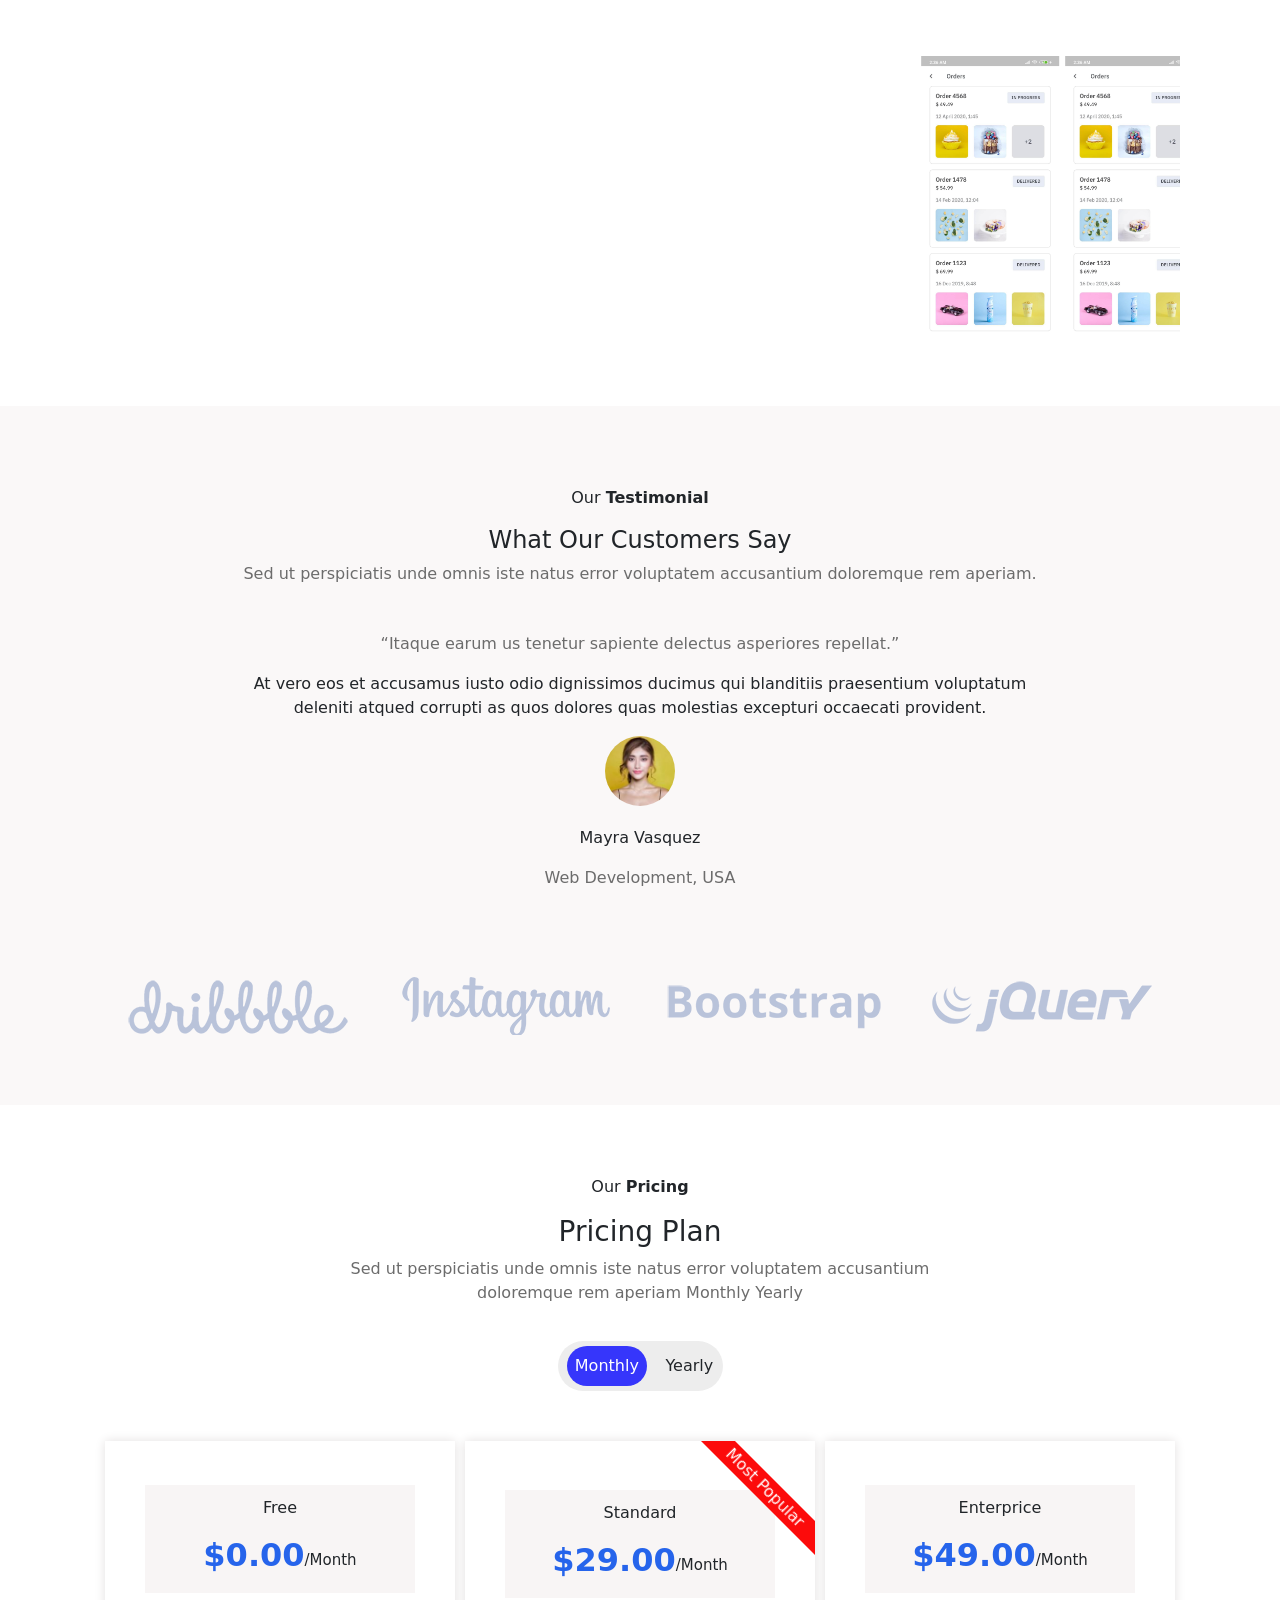
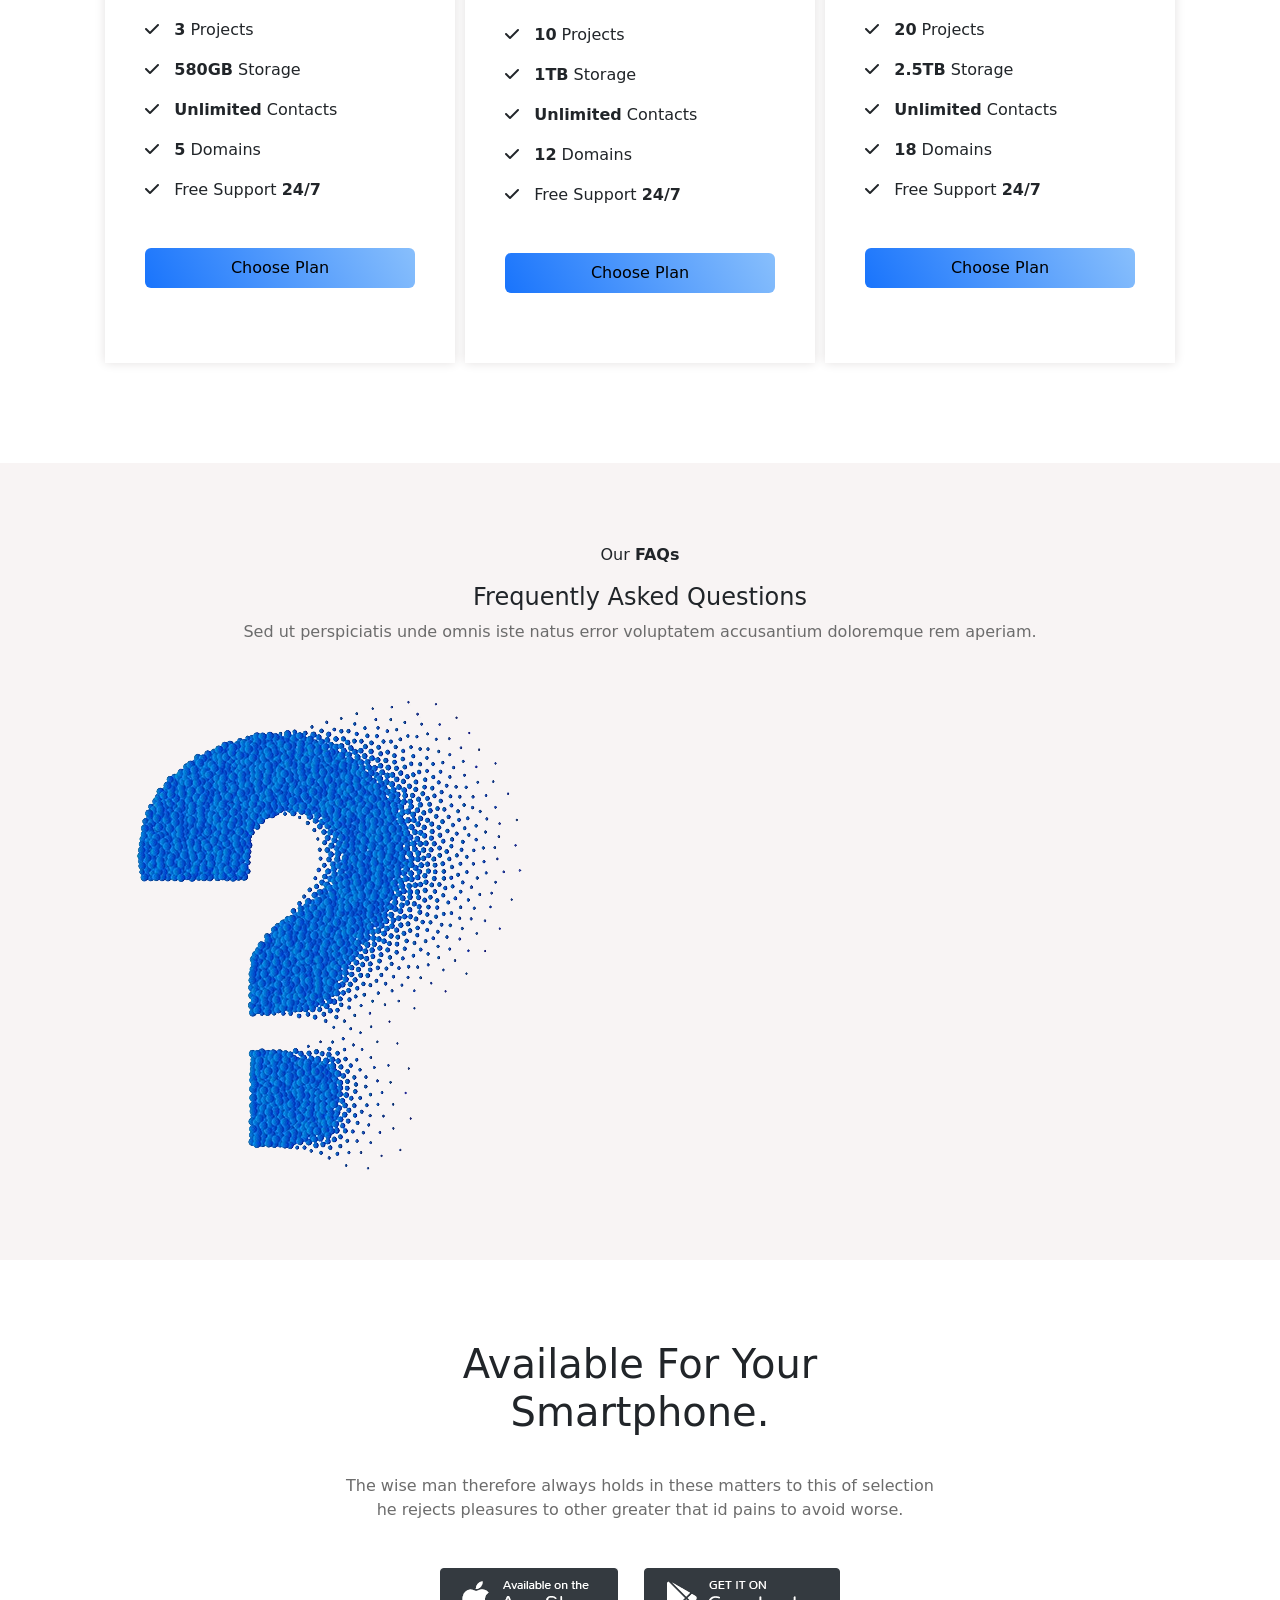
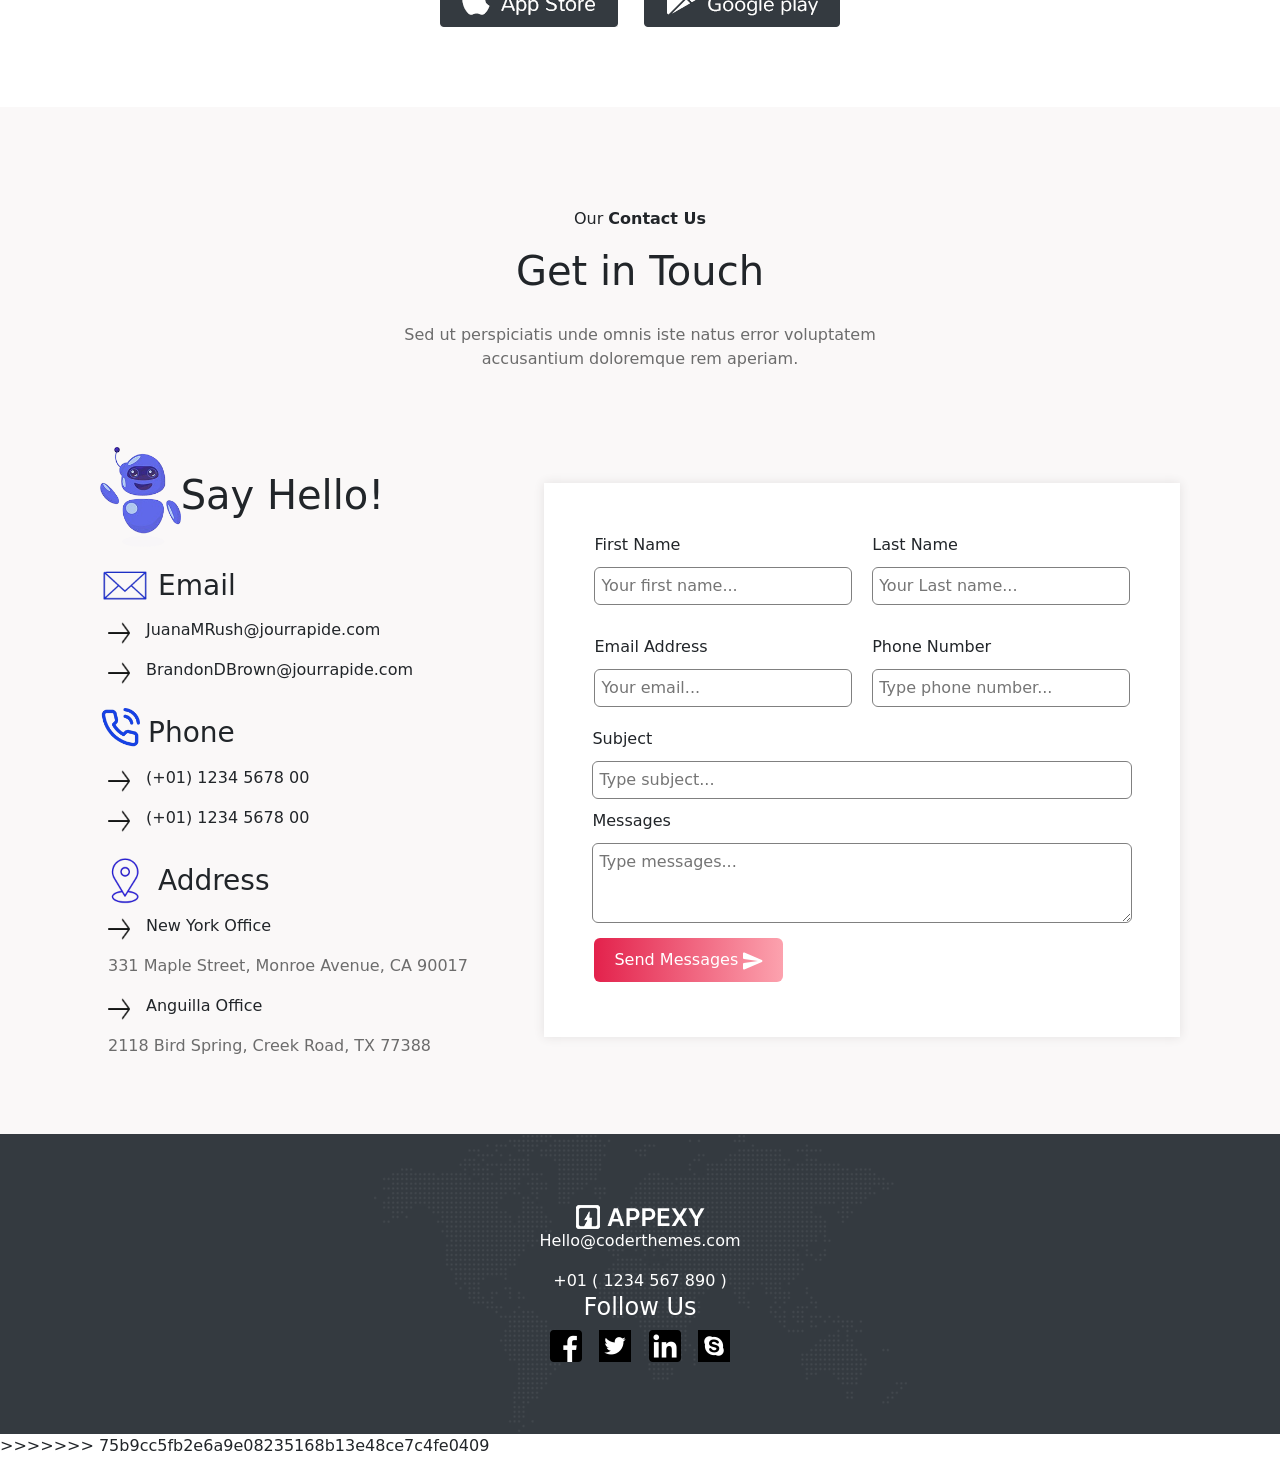
<file: task14/index.html>
<<<<<<< HEAD
<!DOCTYPE html>
<html lang="en">
  <head>
    <meta charset="UTF-8" />
    <meta name="viewport" content="width=device-width, initial-scale=1.0" />
    <title>Document</title>
    <link rel="stylesheet" href="style.css" />
    <link
      href="https://cdn.jsdelivr.net/npm/bootstrap@5.3.3/dist/css/bootstrap.min.css"
      rel="stylesheet"
      integrity="sha384-QWTKZyjpPEjISv5WaRU9OFeRpok6YctnYmDr5pNlyT2bRjXh0JMhjY6hW+ALEwIH"
      crossorigin="anonymous"
    />
    <link rel="preconnect" href="https://fonts.googleapis.com" />
    <link rel="preconnect" href="https://fonts.gstatic.com" crossorigin />
    <link
      href="https://fonts.googleapis.com/css2?family=Poppins:ital,wght@0,100;0,200;0,300;0,400;0,500;0,600;0,700;0,800;0,900;1,100;1,200;1,300;1,400;1,500;1,600;1,700;1,800;1,900&display=swap"
      rel="stylesheet"
    />
    <link
      rel="stylesheet"
      href="https://cdnjs.cloudflare.com/ajax/libs/font-awesome/6.7.2/css/all.min.css"
      integrity="sha512-Evv84Mr4kqVGRNSgIGL/F/aIDqQb7xQ2vcrdIwxfjThSH8CSR7PBEakCr51Ck+w+/U6swU2Im1vVX0SVk9ABhg=="
      crossorigin="anonymous"
      referrerpolicy="no-referrer"
    />
  </head>
  <body>
    <div class="main"></div>
    <div class="navb">
      <div class="navlog">
        <img src="logo-dark.jpg" alt="logo" />
      </div>
      <div class="navbinner">
        <ul>
          <li><a href="#">Home</a></li>
          <li><a href="#">Features</a></li>
          <li><a href="#">Screenshots</a></li>
          <li><a href="#">Testimonial</a></li>
          <li><a href="#">Pricing</a></li>
          <li><a href="#">ContactUs</a></li>
        </ul>
      </div>
      <div class="navbbtn">
        <button type="button" class="logbtn">Login</button>
        <button type="button" class="signbtn">Sign Up</button>
      </div>
    </div>
    <div class="home">
      <div class="content">
        <h1 class="h1c">Best Way To Make Online Payments</h1>
        <div class="c1 my-4">
          <p class="lighttxt">
            Maecenas tempus, tellus eget condimentum rhoncus quam semper libero
            sit amet adipiscing sem neque sed.
          </p>
        </div>
        <div class="c2 d-flex">
          <img
            src="icons8-correct-48-removebg-preview.png"
            alt=""
            class="im2"
          />
          <p class="lighttxt">
            Aenean leo ligula porttitor eu consequence of life
          </p>
        </div>
        <div class="c3 d-flex">
          <img
            src="icons8-correct-48-removebg-preview.png"
            alt=""
            class="im3"
          />
          <p class="lighttxt">
            Maecenas needs the time of the earth for the sauce of the rhoncus
          </p>
        </div>
        <div class="c4 d-flex">
          <img
            src="icons8-correct-48-removebg-preview.png"
            alt=""
            class="im4"
          />
          <p class="lighttxt">Until the members of the arrow as a result.</p>
        </div>
        <div class="btn1 my-4">
          <button>Get Started</button>
        </div>
      </div>
      <div class="imgh">
        <img src="h_img_-removebg-preview.png" alt="" />
      </div>
    </div>
    <div class="features">
      <div class="hed">
        <div class="f1">HOW IT<b> WORKS</b></div>
        <h2 class="f2">How dose it work?</h2>
        <p class="f3 para lighttxt">
          Sed ut perspiciatis unde omnis iste natus error voluptatem accusantium
          doloremque rem aperiam.
        </p>
      </div>
      <div class="iconmain">
        <div class="icons">
          <div class="ic1 f1">
            <div class="bk1">
              <img src="561184.png" alt="" class="i1 f1 img1" />
            </div>
            <h4 class="f1">1. Intuitive visual editor</h4>
            <p>Nemo enim ipsam quia voluptas sit aspernatur ist dolores.</p>
          </div>
          <div class="ic2 f1">
            <div class="bk2">
              <img
                src="images-removebg-preview.png"
                alt=""
                class="i1 f1 img2"
              />
            </div>
            <h4 class="f1">2. Huge design collection</h4>
            <p class="f1">
              Nemo enim ipsam quia voluptas sit aspernatur ist dolores.
            </p>
          </div>
          <div class="ic3 f1">
            <div class="bk3">
              <img src="17640.png" alt="" class="i1 f1 img3" />
            </div>
            <h4 class="f1">3. One click installation</h4>
            <p class="f1">
              Nemo enim ipsam quia voluptas sit aspernatur ist dolores.
            </p>
          </div>
        </div>
      </div>
    </div>
    <div class="pg3">
      <div class="contetcenter">
        <p class="tc">Our <b>Features</b></p>
        <h4 class="tc">Smart Solutions For Buys People</h4>
        <p class="tc lighttxt">
          Sed ut perspiciatis unde omnis iste natus error voluptatem accusantium
          doloremque rem aperiam.
        </p>
      </div>
      <div class="pg3content">
        <div class="imgleft">
          <img src="features-1-removebg-preview.png" alt="" class="fea1bs" />
        </div>
        <div class="contentright">
          <h4 class="crh4">Discover your destination</h4>
          <p class="crp1 lighttxt">
            On the other hand, we denounce with righteous indignation so blinded
            that they cannot.
          </p>
          <div class="crd1">
            <img src="icons8-tick-96.png" alt="" class="crd1img1" />
            <p class="lighttxt">
              <b>The wise a therefore always holds</b> in us matters to this
              principle a selection a rejects pleasures.
            </p>
          </div>
          <div class="crd1">
            <img
              src="icons8-open-delivered-box-100.png"
              alt=""
              class="crd1img1"
            />
            <p class="lighttxt">
              Sed perspiciatis omnis a
              <b>natus error accusantium doloremque</b> laudantium tota rem
              aperiam eaque ipsa quae illo inventore.
            </p>
          </div>
          <div class="crd1">
            <img src="icons8-lock-52.png" alt="" class="crd1img1" />
            <p class="lighttxt">
              <b>The wise a therefore always holds</b> in us matters to this
              principle a selection a rejects pleasures.
            </p>
          </div>
        </div>
      </div>
    </div>
    <div class="pg4">
      <div class="pg3content">
        <div class="contentright">
          <h4 class="crh4">Connecting people, Places</h4>
          <p class="crp1 lighttxt">
            On the other hand, we denounce with righteous indignation so blinded
            that they cannot.
          </p>
          <div class="crd1">
            <img src="icons8-tick-96.png" alt="" class="crd1img1" />
            <p>
              <b class="lighttxt">The wise a therefore always holds</b> in us
              matters to this principle a selection a rejects pleasures.
            </p>
          </div>
          <div class="crd1">
            <img
              src="icons8-open-delivered-box-100.png"
              alt=""
              class="crd1img1"
            />
            <p class="lighttxt">
              Sed perspiciatis omnis a
              <b>natus error accusantium doloremque</b> laudantium tota rem
              aperiam eaque ipsa quae illo inventore.
            </p>
          </div>
          <div class="crd1">
            <img src="icons8-lock-52.png" alt="" class="crd1img1" />
            <p class="lighttxt">
              <b>The wise a therefore always holds</b> in us matters to this
              principle a selection a rejects pleasures.
            </p>
          </div>
        </div>
        <div class="imgleft">
          <img src="features-2-removebg-preview.png" alt="" class="fea1bs" />
        </div>
      </div>
    </div>
    <div class="pg5 d-flex">
      <div class="box d-flex">
        <img src="global1-removebg-preview.png" alt="" class="boxlogo" />
        <div class="fontclr">
          <h3>825</h3>
          <p>Global Brands</p>
        </div>
      </div>
      <div class="box d-flex">
        <img src="global1-removebg-preview.png" alt="" class="boxlogo" />
        <div class="fontclr">
          <h3>1800+</h3>
          <p>Happy Clients</p>
        </div>
      </div>
      <div class="box d-flex">
        <img src="global1-removebg-preview.png" alt="" class="boxlogo" />
        <div class="fontclr">
          <h3>599+</h3>
          <p>Global Brands</p>
        </div>
      </div>
      <div class="box d-flex">
        <img src="global1-removebg-preview.png" alt="" class="boxlogo" />
        <div class="fontclr">
          <h3>2000+</h3>
          <p>User clients</p>
        </div>
      </div>
    </div>
    <div class="pg6">
      <div class="contentcenterpg6">
        <p class="txtcenterpg6">App <b>Screens</b></p>
        <h4 class="txtcenterpg6">Awesome Screenshot</h4>
        <p class="txtcenterpg6 lighttxt">
          Sed ut perspiciatis unde omnis iste natus error voluptatem accusantium
          doloremque rem aperiam.
        </p>
      </div>
      <div class="mrq">
        <marquee behavior="" direction="">
          <img src="mq1.jpg" alt="" class="img1pg6" />
          <img src="mq1.jpg" alt="" class="img1pg6" />
          <img src="mq1.jpg" alt="" class="img1pg6" />
          <img src="mq1.jpg" alt="" class="img1pg6" />
          <img src="mq1.jpg" alt="" class="img1pg6" />
          <img src="mq1.jpg" alt="" class="img1pg6" />
          <img src="mq1.jpg" alt="" class="img1pg6" />
          <img src="mq1.jpg" alt="" class="img1pg6" />
        </marquee>
      </div>
    </div>
    <div class="pg7">
      <div class="contentcenterpg71">
        <p>Our <b>Testimonial</b></p>
        <h4>What Our Customers Say</h4>
        <p class="lighttxt">
          Sed ut perspiciatis unde omnis iste natus error voluptatem accusantium
          doloremque rem aperiam.
        </p>
      </div>
      <div class="contentcenterpg72">
        <div class="pg7con">
          <p class="lighttxt">
            “Itaque earum us tenetur sapiente delectus asperiores repellat.”
          </p>
          <p>
            At vero eos et accusamus iusto odio dignissimos ducimus qui
            blanditiis praesentium voluptatum deleniti atqued corrupti as quos
            dolores quas molestias excepturi occaecati provident.
          </p>
        </div>
      </div>
      <div class="contentcenterpg73">
        <center><div class="imgcir"></div></center>
        <p class="pg7pad">Mayra Vasquez</p>
        <p class="lighttxt">Web Development, USA</p>
      </div>
      <div class="titels">
        <div class="titbox">
          <img src="dribbble.png" />
        </div>
        <div class="titbox">
          <img src="insta.png" />
        </div>
        <div class="titbox">
          <img src="bootstrap.png" alt="" />
        </div>
        <div class="titbox">
          <img src="jquery.png" alt="" />
        </div>
      </div>
    </div>
    <div class="pg8">
      <div class="contentg8 f3">
        <p class="">Our <b>Pricing</b></p>
        <h3>Pricing Plan</h3>
        <div class="pg8con3">
          <p class="lighttxt pg8con31">
            Sed ut perspiciatis unde omnis iste natus error voluptatem
            accusantium doloremque rem aperiam Monthly Yearly
          </p>
        </div>
        <div class="btnsmain">
          <div class="btns">
            <div class="btns1">Monthly</div>
            <div class="btns2">Yearly</div>
          </div>
        </div>
      </div>
      <div class="cards">
        <div class="cd1">
          <div class="headcd">
            <p class="pdfr">Free</p>
            <div class="head1 d-flex">
              <h2 class="d-flex">
                <span class="priclr"><b>$0.00</b> </span>
                <p class="hd1cd1">/Month</p>
              </h2>
            </div>
          </div>
          <div class="bodycd">
            <div class="b1c1 d-flex">
              <p>
                <i class="fa-solid fa-check"></i> &nbsp;&nbsp;<b>3</b> Projects
              </p>
            </div>
            <div class="b1c1 d-flex">
              <p>
                <i class="fa-solid fa-check"></i> &nbsp;&nbsp;<b>580GB</b>
                Storage
              </p>
            </div>
            <div class="b1c1 d-flex">
              <p>
                <i class="fa-solid fa-check"></i> &nbsp;&nbsp;<b>Unlimited</b>
                Contacts
              </p>
            </div>
            <div class="b1c1 d-flex">
              <p>
                <i class="fa-solid fa-check"></i> &nbsp;&nbsp;<b>5</b> Domains
              </p>
            </div>
            <div class="b1c1 d-flex">
              <p>
                <i class="fa-solid fa-check"></i> &nbsp;&nbsp;Free Support
                <b>24/7</b>
              </p>
            </div>
          </div>
          <div class="btncd1">
            <button class="btncd d-flex">Choose Plan</button>
          </div>
        </div>
        <div class="cd2">
          <div class="mtp">Most Popular</div>
          <div class="headcd">
            <p class="pdfr">Standard</p>
            <div class="head1 d-flex">
              <h2 class="d-flex">
                <span class="priclr"><b>$29.00</b> </span>
                <p class="hd1cd1 priclr1">/Month</p>
              </h2>
            </div>
          </div>
          <div class="bodycd">
            <div class="b1c1 d-flex">
              <p>
                <i class="fa-solid fa-check"></i> &nbsp;&nbsp;<b>10</b> Projects
              </p>
            </div>
            <div class="b1c1 d-flex">
              <p>
                <i class="fa-solid fa-check"></i> &nbsp;&nbsp;<b>1TB</b>
                Storage
              </p>
            </div>
            <div class="b1c1 d-flex">
              <p>
                <i class="fa-solid fa-check"></i> &nbsp;&nbsp;<b>Unlimited</b>
                Contacts
              </p>
            </div>
            <div class="b1c1 d-flex">
              <p>
                <i class="fa-solid fa-check"></i> &nbsp;&nbsp;<b>12</b> Domains
              </p>
            </div>
            <div class="b1c1 d-flex">
              <p>
                <i class="fa-solid fa-check"></i> &nbsp;&nbsp;Free Support
                <b>24/7</b>
              </p>
            </div>
          </div>
          <div class="btncd1">
            <button class="btncd d-flex">Choose Plan</button>
          </div>
        </div>
        <div class="cd1">
          <div class="headcd">
            <p class="pdfr">Enterprice</p>
            <div class="head1 d-flex">
              <h2 class="d-flex">
                <span class="priclr"><b>$49.00</b> </span>
                <p class="hd1cd1">/Month</p>
              </h2>
            </div>
          </div>
          <div class="bodycd">
            <div class="b1c1 d-flex">
              <p>
                <i class="fa-solid fa-check"></i> &nbsp;&nbsp;<b>20</b> Projects
              </p>
            </div>
            <div class="b1c1 d-flex">
              <p>
                <i class="fa-solid fa-check"></i> &nbsp;&nbsp;<b>2.5TB</b>
                Storage
              </p>
            </div>
            <div class="b1c1 d-flex">
              <p>
                <i class="fa-solid fa-check"></i> &nbsp;&nbsp;<b>Unlimited</b>
                Contacts
              </p>
            </div>
            <div class="b1c1 d-flex">
              <p>
                <i class="fa-solid fa-check"></i> &nbsp;&nbsp;<b>18</b> Domains
              </p>
            </div>
            <div class="b1c1 d-flex">
              <p>
                <i class="fa-solid fa-check"></i> &nbsp;&nbsp;Free Support
                <b>24/7</b>
              </p>
            </div>
          </div>
          <div class="btncd1">
            <button class="btncd d-flex">Choose Plan</button>
          </div>
        </div>
      </div>
    </div>
    <div class="pg9">
      <div class="contentcenterpg9">
        <p>Our <b>FAQs</b></p>
        <h4>Frequently Asked Questions</h4>
        <p class="lighttxt">
          Sed ut perspiciatis unde omnis iste natus error voluptatem accusantium
          doloremque rem aperiam.
        </p>
      </div>
      <div class="pg9main d-flex">
        <div class="pg9left">
          <img src="faq-removebg-preview.png" alt="" />
        </div>
        <div class="pg9right"></div>
      </div>
    </div>
    <div class="pg10">
      <div class="contentpg10">
        <h1 class="f3 pg10h2">Available For Your Smartphone.</h1>
        <p class="f3 pg10p lighttxt">
          The wise man therefore always holds in these matters to this of
          selection he rejects pleasures to other greater that id pains to avoid
          worse.
        </p>
      </div>
      <div class="imgmain">
        <div class="imgpg10 d-flex">
          <div class="imgleft">
            <img src="i-store.png" alt="" />
          </div>
          <div class="imgright">
            <img src="play-store.png" alt="" />
          </div>
        </div>
      </div>
    </div>
    <div class="pg11">
      <div class="centerpg11">
        <p>Our <b>Contact Us</b></p>
        <h1>Get in Touch</h1>
        <p class="lighttxt pg11con3">
          Sed ut perspiciatis unde omnis iste natus error voluptatem accusantium
          doloremque rem aperiam.
        </p>
      </div>
      <div class="pg11main d-flex">
        <div class="pg11left">
          <div class="leftcon1 d-flex">
            <img
              src="hello-icon-removebg-preview.png"
              alt=""
              class="roboicon"
            />
            <h1 class="py-4">Say Hello!</h1>
          </div>
          <div class="leftcon2">
            <div class="leftcon21 d-flex">
              <img
                src="png_o3j22l-removebg-preview.png"
                alt=""
                class="pg11icons"
              />
              <h3 class="p-2">Email</h3>
            </div>
            <div class="leftcon22 d-flex">
              <img
                src="20642841761530177259-128-removebg-preview.png"
                alt=""
                class="arrowright"
              />
              <p class="px-3">JuanaMRush@jourrapide.com</p>
            </div>
            <div class="leftcon22 d-flex">
              <img
                src="20642841761530177259-128-removebg-preview.png"
                alt=""
                class="arrowright"
              />
              <p class="px-3">BrandonDBrown@jourrapide.com</p>
            </div>
          </div>
          <div class="leftcon2">
            <div class="leftcon21 d-flex">
              <img
                src="png_9ajtf-removebg-preview.png"
                alt=""
                class="pg11icons1"
              />
              <h3 class="p-2">Phone</h3>
            </div>
            <div class="leftcon22 d-flex">
              <img
                src="20642841761530177259-128-removebg-preview.png"
                alt=""
                class="arrowright"
              />
              <p class="px-3">(+01) 1234 5678 00</p>
            </div>
            <div class="leftcon22 d-flex">
              <img
                src="20642841761530177259-128-removebg-preview.png"
                alt=""
                class="arrowright"
              />
              <p class="px-3">(+01) 1234 5678 00</p>
            </div>
          </div>
          <div class="leftcon2">
            <div class="leftcon21 d-flex">
              <img
                src="png_uba03-removebg-preview.png"
                alt=""
                class="pg11icons"
              />
              <h3 class="p-2">Address</h3>
            </div>
            <div class="leftcon22 d-flex">
              <img
                src="20642841761530177259-128-removebg-preview.png"
                alt=""
                class="arrowright"
              />
              <p class="px-3">New York Office</p>
            </div>
            <p class="px-2 lighttxt">
              331 Maple Street, Monroe Avenue, CA 90017
            </p>
            <div class="leftcon22 d-flex">
              <img
                src="20642841761530177259-128-removebg-preview.png"
                alt=""
                class="arrowright"
              />
              <p class="px-3">Anguilla Office</p>
            </div>
            <p class="px-2 lighttxt">2118 Bird Spring, Creek Road, TX 77388</p>
          </div>
        </div>
        <div class="pg11right">
          <div class="pg11r1">
            <div class="pg11r1d1">
              <label for="" class="label">First Name</label>
              <input
                type="text"
                placeholder="Your first name..."
                class="input"
              />
            </div>
            <div class="pg11r1d2">
              <label for="" class="label">Last Name</label>
              <input
                type="text"
                placeholder="Your Last name..."
                class="input"
              />
            </div>
          </div>
          <div class="pg11r2">
            <div class="pg11r2d1">
              <label for="">Email Address</label>
              <input type="text" placeholder="Your email..." class="input" />
            </div>
            <div class="pg11r2d2">
              <label for="">Phone Number</label>
              <input
                type="text"
                placeholder="Type phone number..."
                class="input"
              />
            </div>
          </div>
          <div class="pg11r3 px-2">
            <label for="">Subject</label>
            <input type="text" placeholder="Type subject..." />
          </div>
          <div class="pg11r4 px-2">
            <label for="">Messages</label>
            <textarea name="" id="" placeholder="Type messages..."></textarea>
          </div>
          <div class="pg11r5">
            <button class="sendr5">
              Send Messages
              <img src="png_vgtozi.png" alt="" />
            </button>
          </div>
        </div>
      </div>
    </div>
    <div class="footer d-flex">
      <div class="ftleft">
        <div class="fotd1">
          <img src="logo-light.png" alt="" />
          <p class="white">Hello@coderthemes.com</p>
          <article class="white">+01 ( 1234 567 890 )</article>
          <h4 class="white">Follow Us</h4>
          <div class="ftd1f">
            <img src="14498067661530099611-32.png" alt="" />
            <img src="20925790981530102015-32.png" alt="" />
            <img src="545912701530099617-32.png" alt="" />
            <img src="2180716601530102011-32.png" alt="" />
          </div>
        </div>
      </div>
    </div>
    <script
      src="https://cdn.jsdelivr.net/npm/bootstrap@5.3.3/dist/js/bootstrap.bundle.min.js"
      integrity="sha384-YvpcrYf0tY3lHB60NNkmXc5s9fDVZLESaAA55NDzOxhy9GkcIdslK1eN7N6jIeHz"
      crossorigin="anonymous"
    ></script>
  </body>
</html>
=======
<!DOCTYPE html>
<html lang="en">
  <head>
    <meta charset="UTF-8" />
    <meta name="viewport" content="width=device-width, initial-scale=1.0" />
    <title>Document</title>
    <link rel="stylesheet" href="style.css" />
    <link
      href="https://cdn.jsdelivr.net/npm/bootstrap@5.3.3/dist/css/bootstrap.min.css"
      rel="stylesheet"
      integrity="sha384-QWTKZyjpPEjISv5WaRU9OFeRpok6YctnYmDr5pNlyT2bRjXh0JMhjY6hW+ALEwIH"
      crossorigin="anonymous"
    />
    <link rel="preconnect" href="https://fonts.googleapis.com" />
    <link rel="preconnect" href="https://fonts.gstatic.com" crossorigin />
    <link
      href="https://fonts.googleapis.com/css2?family=Poppins:ital,wght@0,100;0,200;0,300;0,400;0,500;0,600;0,700;0,800;0,900;1,100;1,200;1,300;1,400;1,500;1,600;1,700;1,800;1,900&display=swap"
      rel="stylesheet"
    />
    <link
      rel="stylesheet"
      href="https://cdnjs.cloudflare.com/ajax/libs/font-awesome/6.7.2/css/all.min.css"
      integrity="sha512-Evv84Mr4kqVGRNSgIGL/F/aIDqQb7xQ2vcrdIwxfjThSH8CSR7PBEakCr51Ck+w+/U6swU2Im1vVX0SVk9ABhg=="
      crossorigin="anonymous"
      referrerpolicy="no-referrer"
    />
  </head>
  <body>
    <div class="main"></div>
    <div class="navb">
      <div class="navlog">
        <img src="logo-dark.jpg" alt="logo" />
      </div>
      <div class="navbinner">
        <ul>
          <li><a href="#">Home</a></li>
          <li><a href="#">Features</a></li>
          <li><a href="#">Screenshots</a></li>
          <li><a href="#">Testimonial</a></li>
          <li><a href="#">Pricing</a></li>
          <li><a href="#">ContactUs</a></li>
        </ul>
      </div>
      <div class="navbbtn">
        <button type="button" class="logbtn">Login</button>
        <button type="button" class="signbtn">Sign Up</button>
      </div>
    </div>
    <div class="home">
      <div class="content">
        <h1 class="h1c">Best Way To Make Online Payments</h1>
        <div class="c1 my-4">
          <p class="lighttxt">
            Maecenas tempus, tellus eget condimentum rhoncus quam semper libero
            sit amet adipiscing sem neque sed.
          </p>
        </div>
        <div class="c2 d-flex">
          <img
            src="icons8-correct-48-removebg-preview.png"
            alt=""
            class="im2"
          />
          <p class="lighttxt">
            Aenean leo ligula porttitor eu consequence of life
          </p>
        </div>
        <div class="c3 d-flex">
          <img
            src="icons8-correct-48-removebg-preview.png"
            alt=""
            class="im3"
          />
          <p class="lighttxt">
            Maecenas needs the time of the earth for the sauce of the rhoncus
          </p>
        </div>
        <div class="c4 d-flex">
          <img
            src="icons8-correct-48-removebg-preview.png"
            alt=""
            class="im4"
          />
          <p class="lighttxt">Until the members of the arrow as a result.</p>
        </div>
        <div class="btn1 my-4">
          <button>Get Started</button>
        </div>
      </div>
      <div class="imgh">
        <img src="h_img_-removebg-preview.png" alt="" />
      </div>
    </div>
    <div class="features">
      <div class="hed">
        <div class="f1">HOW IT<b> WORKS</b></div>
        <h2 class="f2">How dose it work?</h2>
        <p class="f3 para lighttxt">
          Sed ut perspiciatis unde omnis iste natus error voluptatem accusantium
          doloremque rem aperiam.
        </p>
      </div>
      <div class="iconmain">
        <div class="icons">
          <div class="ic1 f1">
            <div class="bk1">
              <img src="561184.png" alt="" class="i1 f1 img1" />
            </div>
            <h4 class="f1">1. Intuitive visual editor</h4>
            <p>Nemo enim ipsam quia voluptas sit aspernatur ist dolores.</p>
          </div>
          <div class="ic2 f1">
            <div class="bk2">
              <img
                src="images-removebg-preview.png"
                alt=""
                class="i1 f1 img2"
              />
            </div>
            <h4 class="f1">2. Huge design collection</h4>
            <p class="f1">
              Nemo enim ipsam quia voluptas sit aspernatur ist dolores.
            </p>
          </div>
          <div class="ic3 f1">
            <div class="bk3">
              <img src="17640.png" alt="" class="i1 f1 img3" />
            </div>
            <h4 class="f1">3. One click installation</h4>
            <p class="f1">
              Nemo enim ipsam quia voluptas sit aspernatur ist dolores.
            </p>
          </div>
        </div>
      </div>
    </div>
    <div class="pg3">
      <div class="contetcenter">
        <p class="tc">Our <b>Features</b></p>
        <h4 class="tc">Smart Solutions For Buys People</h4>
        <p class="tc lighttxt">
          Sed ut perspiciatis unde omnis iste natus error voluptatem accusantium
          doloremque rem aperiam.
        </p>
      </div>
      <div class="pg3content">
        <div class="imgleft">
          <img src="features-1-removebg-preview.png" alt="" class="fea1bs" />
        </div>
        <div class="contentright">
          <h4 class="crh4">Discover your destination</h4>
          <p class="crp1 lighttxt">
            On the other hand, we denounce with righteous indignation so blinded
            that they cannot.
          </p>
          <div class="crd1">
            <img src="icons8-tick-96.png" alt="" class="crd1img1" />
            <p class="lighttxt">
              <b>The wise a therefore always holds</b> in us matters to this
              principle a selection a rejects pleasures.
            </p>
          </div>
          <div class="crd1">
            <img
              src="icons8-open-delivered-box-100.png"
              alt=""
              class="crd1img1"
            />
            <p class="lighttxt">
              Sed perspiciatis omnis a
              <b>natus error accusantium doloremque</b> laudantium tota rem
              aperiam eaque ipsa quae illo inventore.
            </p>
          </div>
          <div class="crd1">
            <img src="icons8-lock-52.png" alt="" class="crd1img1" />
            <p class="lighttxt">
              <b>The wise a therefore always holds</b> in us matters to this
              principle a selection a rejects pleasures.
            </p>
          </div>
        </div>
      </div>
    </div>
    <div class="pg4">
      <div class="pg3content">
        <div class="contentright">
          <h4 class="crh4">Connecting people, Places</h4>
          <p class="crp1 lighttxt">
            On the other hand, we denounce with righteous indignation so blinded
            that they cannot.
          </p>
          <div class="crd1">
            <img src="icons8-tick-96.png" alt="" class="crd1img1" />
            <p>
              <b class="lighttxt">The wise a therefore always holds</b> in us
              matters to this principle a selection a rejects pleasures.
            </p>
          </div>
          <div class="crd1">
            <img
              src="icons8-open-delivered-box-100.png"
              alt=""
              class="crd1img1"
            />
            <p class="lighttxt">
              Sed perspiciatis omnis a
              <b>natus error accusantium doloremque</b> laudantium tota rem
              aperiam eaque ipsa quae illo inventore.
            </p>
          </div>
          <div class="crd1">
            <img src="icons8-lock-52.png" alt="" class="crd1img1" />
            <p class="lighttxt">
              <b>The wise a therefore always holds</b> in us matters to this
              principle a selection a rejects pleasures.
            </p>
          </div>
        </div>
        <div class="imgleft">
          <img src="features-2-removebg-preview.png" alt="" class="fea1bs" />
        </div>
      </div>
    </div>
    <div class="pg5 d-flex">
      <div class="box d-flex">
        <img src="global1-removebg-preview.png" alt="" class="boxlogo" />
        <div class="fontclr">
          <h3>825</h3>
          <p>Global Brands</p>
        </div>
      </div>
      <div class="box d-flex">
        <img src="global1-removebg-preview.png" alt="" class="boxlogo" />
        <div class="fontclr">
          <h3>1800+</h3>
          <p>Happy Clients</p>
        </div>
      </div>
      <div class="box d-flex">
        <img src="global1-removebg-preview.png" alt="" class="boxlogo" />
        <div class="fontclr">
          <h3>599+</h3>
          <p>Global Brands</p>
        </div>
      </div>
      <div class="box d-flex">
        <img src="global1-removebg-preview.png" alt="" class="boxlogo" />
        <div class="fontclr">
          <h3>2000+</h3>
          <p>User clients</p>
        </div>
      </div>
    </div>
    <div class="pg6">
      <div class="contentcenterpg6">
        <p class="txtcenterpg6">App <b>Screens</b></p>
        <h4 class="txtcenterpg6">Awesome Screenshot</h4>
        <p class="txtcenterpg6 lighttxt">
          Sed ut perspiciatis unde omnis iste natus error voluptatem accusantium
          doloremque rem aperiam.
        </p>
      </div>
      <div class="mrq">
        <marquee behavior="" direction="">
          <img src="mq1.jpg" alt="" class="img1pg6" />
          <img src="mq1.jpg" alt="" class="img1pg6" />
          <img src="mq1.jpg" alt="" class="img1pg6" />
          <img src="mq1.jpg" alt="" class="img1pg6" />
          <img src="mq1.jpg" alt="" class="img1pg6" />
          <img src="mq1.jpg" alt="" class="img1pg6" />
          <img src="mq1.jpg" alt="" class="img1pg6" />
          <img src="mq1.jpg" alt="" class="img1pg6" />
        </marquee>
      </div>
    </div>
    <div class="pg7">
      <div class="contentcenterpg71">
        <p>Our <b>Testimonial</b></p>
        <h4>What Our Customers Say</h4>
        <p class="lighttxt">
          Sed ut perspiciatis unde omnis iste natus error voluptatem accusantium
          doloremque rem aperiam.
        </p>
      </div>
      <div class="contentcenterpg72">
        <div class="pg7con">
          <p class="lighttxt">
            “Itaque earum us tenetur sapiente delectus asperiores repellat.”
          </p>
          <p>
            At vero eos et accusamus iusto odio dignissimos ducimus qui
            blanditiis praesentium voluptatum deleniti atqued corrupti as quos
            dolores quas molestias excepturi occaecati provident.
          </p>
        </div>
      </div>
      <div class="contentcenterpg73">
        <center><div class="imgcir"></div></center>
        <p class="pg7pad">Mayra Vasquez</p>
        <p class="lighttxt">Web Development, USA</p>
      </div>
      <div class="titels">
        <div class="titbox">
          <img src="dribbble.png" />
        </div>
        <div class="titbox">
          <img src="insta.png" />
        </div>
        <div class="titbox">
          <img src="bootstrap.png" alt="" />
        </div>
        <div class="titbox">
          <img src="jquery.png" alt="" />
        </div>
      </div>
    </div>
    <div class="pg8">
      <div class="contentg8 f3">
        <p class="">Our <b>Pricing</b></p>
        <h3>Pricing Plan</h3>
        <div class="pg8con3">
          <p class="lighttxt pg8con31">
            Sed ut perspiciatis unde omnis iste natus error voluptatem
            accusantium doloremque rem aperiam Monthly Yearly
          </p>
        </div>
        <div class="btnsmain">
          <div class="btns">
            <div class="btns1">Monthly</div>
            <div class="btns2">Yearly</div>
          </div>
        </div>
      </div>
      <div class="cards">
        <div class="cd1">
          <div class="headcd">
            <p class="pdfr">Free</p>
            <div class="head1 d-flex">
              <h2 class="d-flex">
                <span class="priclr"><b>$0.00</b> </span>
                <p class="hd1cd1">/Month</p>
              </h2>
            </div>
          </div>
          <div class="bodycd">
            <div class="b1c1 d-flex">
              <p>
                <i class="fa-solid fa-check"></i> &nbsp;&nbsp;<b>3</b> Projects
              </p>
            </div>
            <div class="b1c1 d-flex">
              <p>
                <i class="fa-solid fa-check"></i> &nbsp;&nbsp;<b>580GB</b>
                Storage
              </p>
            </div>
            <div class="b1c1 d-flex">
              <p>
                <i class="fa-solid fa-check"></i> &nbsp;&nbsp;<b>Unlimited</b>
                Contacts
              </p>
            </div>
            <div class="b1c1 d-flex">
              <p>
                <i class="fa-solid fa-check"></i> &nbsp;&nbsp;<b>5</b> Domains
              </p>
            </div>
            <div class="b1c1 d-flex">
              <p>
                <i class="fa-solid fa-check"></i> &nbsp;&nbsp;Free Support
                <b>24/7</b>
              </p>
            </div>
          </div>
          <div class="btncd1">
            <button class="btncd d-flex">Choose Plan</button>
          </div>
        </div>
        <div class="cd2">
          <div class="mtp">Most Popular</div>
          <div class="headcd">
            <p class="pdfr">Standard</p>
            <div class="head1 d-flex">
              <h2 class="d-flex">
                <span class="priclr"><b>$29.00</b> </span>
                <p class="hd1cd1 priclr1">/Month</p>
              </h2>
            </div>
          </div>
          <div class="bodycd">
            <div class="b1c1 d-flex">
              <p>
                <i class="fa-solid fa-check"></i> &nbsp;&nbsp;<b>10</b> Projects
              </p>
            </div>
            <div class="b1c1 d-flex">
              <p>
                <i class="fa-solid fa-check"></i> &nbsp;&nbsp;<b>1TB</b>
                Storage
              </p>
            </div>
            <div class="b1c1 d-flex">
              <p>
                <i class="fa-solid fa-check"></i> &nbsp;&nbsp;<b>Unlimited</b>
                Contacts
              </p>
            </div>
            <div class="b1c1 d-flex">
              <p>
                <i class="fa-solid fa-check"></i> &nbsp;&nbsp;<b>12</b> Domains
              </p>
            </div>
            <div class="b1c1 d-flex">
              <p>
                <i class="fa-solid fa-check"></i> &nbsp;&nbsp;Free Support
                <b>24/7</b>
              </p>
            </div>
          </div>
          <div class="btncd1">
            <button class="btncd d-flex">Choose Plan</button>
          </div>
        </div>
        <div class="cd1">
          <div class="headcd">
            <p class="pdfr">Enterprice</p>
            <div class="head1 d-flex">
              <h2 class="d-flex">
                <span class="priclr"><b>$49.00</b> </span>
                <p class="hd1cd1">/Month</p>
              </h2>
            </div>
          </div>
          <div class="bodycd">
            <div class="b1c1 d-flex">
              <p>
                <i class="fa-solid fa-check"></i> &nbsp;&nbsp;<b>20</b> Projects
              </p>
            </div>
            <div class="b1c1 d-flex">
              <p>
                <i class="fa-solid fa-check"></i> &nbsp;&nbsp;<b>2.5TB</b>
                Storage
              </p>
            </div>
            <div class="b1c1 d-flex">
              <p>
                <i class="fa-solid fa-check"></i> &nbsp;&nbsp;<b>Unlimited</b>
                Contacts
              </p>
            </div>
            <div class="b1c1 d-flex">
              <p>
                <i class="fa-solid fa-check"></i> &nbsp;&nbsp;<b>18</b> Domains
              </p>
            </div>
            <div class="b1c1 d-flex">
              <p>
                <i class="fa-solid fa-check"></i> &nbsp;&nbsp;Free Support
                <b>24/7</b>
              </p>
            </div>
          </div>
          <div class="btncd1">
            <button class="btncd d-flex">Choose Plan</button>
          </div>
        </div>
      </div>
    </div>
    <div class="pg9">
      <div class="contentcenterpg9">
        <p>Our <b>FAQs</b></p>
        <h4>Frequently Asked Questions</h4>
        <p class="lighttxt">
          Sed ut perspiciatis unde omnis iste natus error voluptatem accusantium
          doloremque rem aperiam.
        </p>
      </div>
      <div class="pg9main d-flex">
        <div class="pg9left">
          <img src="faq-removebg-preview.png" alt="" />
        </div>
        <div class="pg9right"></div>
      </div>
    </div>
    <div class="pg10">
      <div class="contentpg10">
        <h1 class="f3 pg10h2">Available For Your Smartphone.</h1>
        <p class="f3 pg10p lighttxt">
          The wise man therefore always holds in these matters to this of
          selection he rejects pleasures to other greater that id pains to avoid
          worse.
        </p>
      </div>
      <div class="imgmain">
        <div class="imgpg10 d-flex">
          <div class="imgleft">
            <img src="i-store.png" alt="" />
          </div>
          <div class="imgright">
            <img src="play-store.png" alt="" />
          </div>
        </div>
      </div>
    </div>
    <div class="pg11">
      <div class="centerpg11">
        <p>Our <b>Contact Us</b></p>
        <h1>Get in Touch</h1>
        <p class="lighttxt pg11con3">
          Sed ut perspiciatis unde omnis iste natus error voluptatem accusantium
          doloremque rem aperiam.
        </p>
      </div>
      <div class="pg11main d-flex">
        <div class="pg11left">
          <div class="leftcon1 d-flex">
            <img
              src="hello-icon-removebg-preview.png"
              alt=""
              class="roboicon"
            />
            <h1 class="py-4">Say Hello!</h1>
          </div>
          <div class="leftcon2">
            <div class="leftcon21 d-flex">
              <img
                src="png_o3j22l-removebg-preview.png"
                alt=""
                class="pg11icons"
              />
              <h3 class="p-2">Email</h3>
            </div>
            <div class="leftcon22 d-flex">
              <img
                src="20642841761530177259-128-removebg-preview.png"
                alt=""
                class="arrowright"
              />
              <p class="px-3">JuanaMRush@jourrapide.com</p>
            </div>
            <div class="leftcon22 d-flex">
              <img
                src="20642841761530177259-128-removebg-preview.png"
                alt=""
                class="arrowright"
              />
              <p class="px-3">BrandonDBrown@jourrapide.com</p>
            </div>
          </div>
          <div class="leftcon2">
            <div class="leftcon21 d-flex">
              <img
                src="png_9ajtf-removebg-preview.png"
                alt=""
                class="pg11icons1"
              />
              <h3 class="p-2">Phone</h3>
            </div>
            <div class="leftcon22 d-flex">
              <img
                src="20642841761530177259-128-removebg-preview.png"
                alt=""
                class="arrowright"
              />
              <p class="px-3">(+01) 1234 5678 00</p>
            </div>
            <div class="leftcon22 d-flex">
              <img
                src="20642841761530177259-128-removebg-preview.png"
                alt=""
                class="arrowright"
              />
              <p class="px-3">(+01) 1234 5678 00</p>
            </div>
          </div>
          <div class="leftcon2">
            <div class="leftcon21 d-flex">
              <img
                src="png_uba03-removebg-preview.png"
                alt=""
                class="pg11icons"
              />
              <h3 class="p-2">Address</h3>
            </div>
            <div class="leftcon22 d-flex">
              <img
                src="20642841761530177259-128-removebg-preview.png"
                alt=""
                class="arrowright"
              />
              <p class="px-3">New York Office</p>
            </div>
            <p class="px-2 lighttxt">
              331 Maple Street, Monroe Avenue, CA 90017
            </p>
            <div class="leftcon22 d-flex">
              <img
                src="20642841761530177259-128-removebg-preview.png"
                alt=""
                class="arrowright"
              />
              <p class="px-3">Anguilla Office</p>
            </div>
            <p class="px-2 lighttxt">2118 Bird Spring, Creek Road, TX 77388</p>
          </div>
        </div>
        <div class="pg11right">
          <div class="pg11r1">
            <div class="pg11r1d1">
              <label for="" class="label">First Name</label>
              <input
                type="text"
                placeholder="Your first name..."
                class="input"
              />
            </div>
            <div class="pg11r1d2">
              <label for="" class="label">Last Name</label>
              <input
                type="text"
                placeholder="Your Last name..."
                class="input"
              />
            </div>
          </div>
          <div class="pg11r2">
            <div class="pg11r2d1">
              <label for="">Email Address</label>
              <input type="text" placeholder="Your email..." class="input" />
            </div>
            <div class="pg11r2d2">
              <label for="">Phone Number</label>
              <input
                type="text"
                placeholder="Type phone number..."
                class="input"
              />
            </div>
          </div>
          <div class="pg11r3 px-2">
            <label for="">Subject</label>
            <input type="text" placeholder="Type subject..." />
          </div>
          <div class="pg11r4 px-2">
            <label for="">Messages</label>
            <textarea name="" id="" placeholder="Type messages..."></textarea>
          </div>
          <div class="pg11r5">
            <button class="sendr5">
              Send Messages
              <img src="png_vgtozi.png" alt="" />
            </button>
          </div>
        </div>
      </div>
    </div>
    <div class="footer d-flex">
      <div class="ftleft">
        <div class="fotd1">
          <img src="logo-light.png" alt="" />
          <p class="white">Hello@coderthemes.com</p>
          <article class="white">+01 ( 1234 567 890 )</article>
          <h4 class="white">Follow Us</h4>
          <div class="ftd1f">
            <img src="14498067661530099611-32.png" alt="" />
            <img src="20925790981530102015-32.png" alt="" />
            <img src="545912701530099617-32.png" alt="" />
            <img src="2180716601530102011-32.png" alt="" />
          </div>
        </div>
      </div>
    </div>
    <script
      src="https://cdn.jsdelivr.net/npm/bootstrap@5.3.3/dist/js/bootstrap.bundle.min.js"
      integrity="sha384-YvpcrYf0tY3lHB60NNkmXc5s9fDVZLESaAA55NDzOxhy9GkcIdslK1eN7N6jIeHz"
      crossorigin="anonymous"
    ></script>
  </body>
</html>
>>>>>>> 75b9cc5fb2e6a9e08235168b13e48ce7c4fe0409
</file>
<file: style.css>
/* ═══════════════════════════════════════════
   VARIABLES & RESET
═══════════════════════════════════════════ */
:root {
  --primary:#2563eb; --primary-h:#1d4ed8; --secondary:#3b82f6;
  --bg:#f1f5f9; --white:#fff; --dark:#0f172a; --darker:#020617;
  --text:#0f172a; --muted:#475569; --light:#f8fafc; --light-muted:#cbd5e1;
  --grad:linear-gradient(135deg,#2563eb,#3b82f6);
  --sh1:0 1px 3px rgba(0,0,0,.08); --sh2:0 4px 16px rgba(0,0,0,.12); --sh3:0 12px 40px rgba(0,0,0,.16);
  --rad:14px; --sec-pad:100px 5vw;
}
*{margin:0;padding:0;box-sizing:border-box;font-family:'Inter',sans-serif}
html{scroll-behavior:smooth}
body{background:var(--white);color:var(--text);overflow-x:hidden}
a{text-decoration:none!important}
img{display:block}

/* ═══ BUTTONS ═══ */
.btn-primary{display:inline-flex;align-items:center;gap:8px;background:var(--grad);color:#fff!important;font-weight:600;font-size:.95rem;padding:12px 28px;border-radius:50px;border:none;cursor:pointer;transition:all .3s;box-shadow:var(--sh2)}
.btn-primary:hover{transform:translateY(-2px);box-shadow:var(--sh3);color:#fff!important}
.btn-primary.sm{padding:9px 20px;font-size:.85rem}
.btn-primary.lg{padding:15px 36px;font-size:1.05rem}
.btn-primary.full-w{width:100%;justify-content:center}
.btn-outline{display:inline-flex;align-items:center;gap:8px;background:transparent;color:var(--primary)!important;font-weight:600;font-size:.95rem;padding:11px 27px;border-radius:50px;border:2px solid var(--primary);cursor:pointer;transition:all .3s}
.btn-outline:hover{background:var(--primary);color:#fff!important}
.btn-outline-sm{display:inline-flex;align-items:center;gap:6px;background:transparent;color:var(--light-muted)!important;font-weight:600;font-size:.85rem;padding:8px 18px;border-radius:50px;border:1.5px solid rgba(255,255,255,.25);transition:all .3s}
.btn-outline-sm:hover{border-color:#fff;color:#fff!important}
.btn-arrow{height:18px;rotate:180deg;filter:brightness(0) invert(1)}

/* ═══ SECTION LABELS ═══ */
.section{padding:var(--sec-pad)}
.dark-section{background:var(--darker);padding:var(--sec-pad)}
.section-label{display:inline-block;background:var(--grad);color:#fff;font-size:.8rem;font-weight:700;letter-spacing:.1em;text-transform:uppercase;padding:5px 14px;border-radius:50px;margin-bottom:14px}
.section-label.light{background:rgba(255,255,255,.15);color:var(--light-muted)}
.section-title{font-size:clamp(1.8rem,4vw,2.8rem);font-weight:800;color:var(--text);margin-bottom:16px;line-height:1.2}
.section-title.light{color:var(--light)}
.section-desc{color:var(--muted);font-size:1.05rem;max-width:600px;line-height:1.7;margin-bottom:48px}
.gradient-text{background:var(--grad);-webkit-background-clip:text;-webkit-text-fill-color:transparent;background-clip:text}

/* ═══ NAVBAR ═══ */
.navbar{position:sticky;top:0;z-index:200;display:flex;align-items:center;justify-content:space-between;padding:0 5vw;height:68px;background:rgba(15,23,42,.92);backdrop-filter:blur(16px);border-bottom:1px solid rgba(255,255,255,.08);transition:box-shadow .3s}
.navbar.scrolled{box-shadow:var(--sh2)}
.nav-logo{font-size:1.5rem;font-weight:900;color:#fff!important;letter-spacing:-1px}
.logo-dot{color:var(--secondary)}
.nav-menu ul{display:flex;list-style:none;gap:4px;margin:0;padding:0}
.nav-link{color:var(--light-muted)!important;font-size:.95rem;font-weight:500;padding:8px 14px;border-radius:8px;transition:all .25s}
.nav-link:hover,.nav-link.active{color:#fff!important;background:rgba(255,255,255,.08)}
.nav-right{display:flex;align-items:center;gap:12px}
.nav-cta-mobile{display:none}
.hamburger{display:none;flex-direction:column;justify-content:space-between;width:26px;height:18px;background:none;border:none;cursor:pointer;padding:0}
.hamburger span{display:block;height:2.5px;background:var(--light-muted);border-radius:3px;transition:all .3s}
.hamburger.open span:nth-child(1){transform:translateY(7.75px) rotate(45deg);background:var(--secondary)}
.hamburger.open span:nth-child(2){opacity:0;transform:scaleX(0)}
.hamburger.open span:nth-child(3){transform:translateY(-7.75px) rotate(-45deg);background:var(--secondary)}

/* ═══ HERO ═══ */
.hero{min-height:100vh;display:flex;align-items:center;gap:60px;padding:100px 5vw 60px;background:linear-gradient(135deg,var(--dark) 0%,#0d1b3e 100%);position:relative;overflow:hidden}
.hero::before{content:'';position:absolute;inset:0;background:radial-gradient(ellipse 80% 60% at 70% 50%,rgba(37,99,235,.12) 0%,transparent 70%);pointer-events:none}
.hero-content{flex:1.2;z-index:1}
.hero-badge{display:inline-flex;align-items:center;gap:8px;background:rgba(37,99,235,.18);color:var(--secondary);border:1px solid rgba(37,99,235,.35);font-size:.85rem;font-weight:600;padding:8px 16px;border-radius:50px;margin-bottom:24px}
.hero h1{font-size:clamp(2.4rem,5.5vw,4rem);font-weight:900;color:#fff;line-height:1.1;margin-bottom:14px}
.hero-role{font-size:clamp(1.1rem,2.5vw,1.5rem);font-weight:400;color:var(--light-muted);margin-bottom:20px}
.hero-desc{font-size:1.05rem;color:#94a3b8;max-width:520px;line-height:1.75;margin-bottom:32px}
.hero-actions{display:flex;gap:14px;flex-wrap:wrap;margin-bottom:44px}
.hero-stats{display:flex;align-items:center;gap:24px}
.stat{text-align:center}
.stat-num{display:block;font-size:1.8rem;font-weight:800;color:#fff}
.stat-label{font-size:.8rem;color:#64748b;font-weight:500}
.stat-div{width:1px;height:40px;background:rgba(255,255,255,.15)}
.hero-image{flex:1;display:flex;align-items:center;justify-content:center;position:relative;z-index:1}
.hero-img-ring{width:min(420px,90vw);aspect-ratio:1;border-radius:50% 45% 55% 40%/40% 55% 45% 50%;background:var(--grad);padding:5px;animation:morph 6s ease-in-out infinite}
.hero-photo{width:100%;height:100%;border-radius:50% 45% 55% 40%/40% 55% 45% 50%;background:url(./images/right3.jpg) no-repeat center/cover}
.hero-blob{position:absolute;border-radius:50%;filter:blur(60px);opacity:.15;pointer-events:none}
.blob-1{width:300px;height:300px;background:var(--primary);top:-50px;right:-50px}
.blob-2{width:200px;height:200px;background:var(--secondary);bottom:-30px;right:80px}
@keyframes morph{0%,100%{border-radius:50% 45% 55% 40%/40% 55% 45% 50%}50%{border-radius:40% 55% 45% 50%/55% 40% 50% 45%}}

/* ═══ ABOUT ═══ */
.about{background:var(--white)}
.about-grid{display:grid;grid-template-columns:1.2fr 1fr;gap:60px;margin-top:40px}
.about-intro{color:var(--muted);font-size:1.05rem;line-height:1.8;margin-bottom:28px}
.about-info-grid{display:grid;grid-template-columns:1fr 1fr;gap:16px;margin-bottom:28px}
.about-info-item{display:flex;flex-direction:column;gap:3px}
.ai-label{font-size:.8rem;font-weight:600;color:var(--muted);text-transform:uppercase;letter-spacing:.05em}
.ai-val{font-size:.95rem;color:var(--text);font-weight:500}
.ai-val.link{color:var(--primary)!important;transition:color .2s}
.ai-val.link:hover{color:var(--primary-h)!important}
.about-socials{display:flex;gap:12px;flex-wrap:wrap}
.social-pill{display:inline-flex;align-items:center;gap:8px;padding:8px 18px;border-radius:50px;font-size:.88rem;font-weight:600;border:1.5px solid;transition:all .25s}
.social-pill img{height:18px}
.social-pill.linkedin{color:#0077b5!important;border-color:#0077b5;background:rgba(0,119,181,.06)}
.social-pill.linkedin:hover{background:#0077b5;color:#fff!important}
.social-pill.github{color:var(--text)!important;border-color:#e2e8f0}
.social-pill.github:hover{background:var(--text);color:#fff!important}
.social-pill.github img{filter:none}
.social-pill.css{color:#e34c26!important;border-color:#e34c26;background:rgba(227,76,38,.06)}
.social-pill.css:hover{background:#e34c26;color:#fff!important}
.skills-title{font-size:1.1rem;font-weight:700;margin-bottom:18px;color:var(--text)}
.skills-grid{display:flex;flex-wrap:wrap;gap:10px}
.skill{background:rgba(37,99,235,.08);color:var(--primary);border:1px solid rgba(37,99,235,.2);font-size:.85rem;font-weight:600;padding:7px 15px;border-radius:50px;transition:all .25s;cursor:default}
.skill:hover{background:var(--grad);color:#fff;border-color:transparent}

/* ═══ SERVICES ═══ */
.services-grid{display:grid;grid-template-columns:repeat(3,1fr);gap:24px;margin-top:40px}
.service-card{background:rgba(255,255,255,.04);border:1px solid rgba(255,255,255,.08);border-radius:var(--rad);padding:32px;transition:all .3s;position:relative;overflow:hidden}
.service-card::before{content:'';position:absolute;top:0;left:0;right:0;height:3px;background:var(--grad);opacity:0;transition:opacity .3s}
.service-card:hover{background:rgba(255,255,255,.07);transform:translateY(-6px);box-shadow:0 20px 60px rgba(0,0,0,.3)}
.service-card:hover::before{opacity:1}
.service-icon-wrap{width:60px;height:60px;background:rgba(37,99,235,.15);border-radius:12px;display:flex;align-items:center;justify-content:center;margin-bottom:20px}
.service-icon-wrap img{height:32px;filter:invert(.2) sepia(1) saturate(5) hue-rotate(190deg)}
.service-card h3{font-size:1.15rem;font-weight:700;color:var(--light);margin-bottom:12px}
.service-card p{color:var(--light-muted);font-size:.92rem;line-height:1.7;margin-bottom:18px}
.service-tags{display:flex;flex-wrap:wrap;gap:8px}
.service-tags span{font-size:.78rem;font-weight:600;color:var(--secondary);background:rgba(59,130,246,.12);padding:4px 12px;border-radius:50px;border:1px solid rgba(59,130,246,.25)}

/* ═══ PROJECTS ═══ */
.projects{background:var(--bg)}

/* Featured */
.featured-project{display:grid;grid-template-columns:1fr 1fr;gap:48px;align-items:center;background:var(--white);border-radius:20px;overflow:hidden;box-shadow:var(--sh2);margin-bottom:60px}
.fp-screenshot{background:url(./images/project1.png) no-repeat center/cover;min-height:380px}
.fp-info{padding:40px 40px 40px 0}
.fp-badge{display:inline-block;background:rgba(37,99,235,.1);color:var(--primary);font-size:.8rem;font-weight:700;letter-spacing:.08em;padding:5px 14px;border-radius:50px;margin-bottom:14px}
.fp-info h3{font-size:1.8rem;font-weight:800;color:var(--text);margin-bottom:16px}
.fp-card{background:var(--bg);border-radius:10px;padding:18px;margin-bottom:18px}
.fp-card p{color:var(--muted);font-size:.94rem;line-height:1.7;margin:0}
.fp-meta{display:flex;flex-wrap:wrap;gap:16px;margin-bottom:16px}
.fp-meta span{font-size:.88rem;color:var(--muted);font-weight:500}
.fp-tech{display:flex;flex-wrap:wrap;gap:8px;margin-bottom:24px}
.fp-tech span{font-size:.8rem;font-weight:600;color:var(--primary);background:rgba(37,99,235,.1);border:1px solid rgba(37,99,235,.2);padding:5px 13px;border-radius:50px}

/* GitHub Cards */
.gh-projects-section{margin-bottom:60px}
.gh-section-header{display:flex;align-items:center;justify-content:space-between;flex-wrap:wrap;gap:12px;margin-bottom:24px}
.gh-section-header h3{font-size:1.4rem;font-weight:700;color:var(--text)}
.gh-profile-btn{display:inline-flex;align-items:center;gap:7px;font-size:.88rem;font-weight:600;color:var(--muted)!important;border:1.5px solid #e2e8f0;padding:7px 16px;border-radius:50px;transition:all .25s}
.gh-profile-btn:hover{border-color:var(--primary);color:var(--primary)!important}
.gh-profile-btn img{height:18px}
.gh-grid{display:grid;grid-template-columns:repeat(auto-fill,minmax(280px,1fr));gap:18px}
.gh-card{background:var(--white);border:1.5px solid #e2e8f0;border-radius:var(--rad);padding:22px;display:flex;flex-direction:column;gap:12px;transition:all .25s;box-shadow:var(--sh1)}
.gh-card:hover{border-color:var(--secondary);box-shadow:var(--sh2);transform:translateY(-4px)}
.gh-card-top{display:flex;align-items:center;gap:10px;flex-wrap:wrap}
.gh-icon{font-size:1.3rem}
.gh-name{font-size:.95rem;font-weight:700;color:var(--primary)!important;flex:1;word-break:break-all;transition:color .2s}
.gh-name:hover{color:var(--primary-h)!important}
.gh-public{font-size:.72rem;font-weight:600;color:var(--muted);border:1px solid #e2e8f0;padding:2px 8px;border-radius:50px}
.gh-desc{font-size:.87rem;color:var(--muted);line-height:1.65;flex:1;margin:0}
.gh-footer{display:flex;align-items:center;justify-content:space-between;flex-wrap:wrap;gap:8px}
.gh-lang{font-size:.82rem;font-weight:600;display:flex;align-items:center;gap:4px}
.gh-lang.html{color:#e34c26}.gh-lang.python{color:#3572a5}.gh-lang.js{color:#f1e05a}
.gh-code-btn{display:inline-flex;align-items:center;gap:5px;font-size:.82rem;font-weight:600;color:var(--muted)!important;border:1px solid #e2e8f0;padding:5px 13px;border-radius:50px;transition:all .25s}
.gh-code-btn img{height:15px;filter:invert(.5)}
.gh-code-btn:hover{background:var(--primary);color:#fff!important;border-color:var(--primary)}
.gh-code-btn:hover img{filter:invert(1)}

/* CSS Battle */
.cssbattle-section{background:var(--white);border-radius:20px;padding:32px;box-shadow:var(--sh1)}
.cssbattle-header{display:flex;align-items:center;justify-content:space-between;flex-wrap:wrap;gap:16px;margin-bottom:24px}
.cssbattle-header h3{font-size:1.3rem;font-weight:700;color:var(--text);margin-bottom:6px}
.cssbattle-stats{display:flex;gap:16px;flex-wrap:wrap}
.cssbattle-stats span{font-size:.88rem;color:var(--muted);font-weight:500}
.cssbattle-grid{display:flex;flex-wrap:wrap;gap:10px}
.csbx{width:min(200px,30vw);height:min(200px,30vw)}
.cssd1bx1{background:url(cssbattleimgs/pic17.png) no-repeat center/cover;border-radius:10px}
.cssd1bx2{background:url(cssbattleimgs/pic9.png) no-repeat center/cover;border-radius:10px}
.cssd1bx3{background:url(cssbattleimgs/pic12.png) no-repeat center/cover;border-radius:10px}
.cssd2bx4{background:url(cssbattleimgs/pci7.png) no-repeat center/cover;border-radius:10px}
.cssd2bx5{background:url(cssbattleimgs/pic1.png) no-repeat center/cover;border-radius:10px}
.cssd2bx6{background:url(cssbattleimgs/pic14.png) no-repeat center/cover;border-radius:10px}

/* ═══ CONTACT CTA ═══ */
.contact-cta{display:flex;align-items:center;gap:60px}
.cta-text{flex:1;z-index:1}
.cta-text h2{font-size:clamp(1.8rem,3.5vw,2.8rem);font-weight:800;color:var(--light);line-height:1.25;margin-bottom:16px}
.cta-text p{color:#94a3b8;font-size:1.05rem;line-height:1.7;margin-bottom:32px;max-width:480px}
.cta-img{flex:1;min-height:340px;background:url(./images/contectimg.png) no-repeat center/cover;border-radius:var(--rad)}

/* ═══ POPUP ═══ */
.pop-box{width:90%;max-width:580px;background:var(--white);border-radius:20px;border:none;padding:0;position:fixed;top:50%;left:50%;transform:translate(-50%,-50%);overflow-y:auto;max-height:92vh;z-index:1000}
.pop-box::backdrop{background:rgba(15,23,42,.65);backdrop-filter:blur(6px)}
#close-popup{position:absolute;top:14px;right:14px;width:36px;height:36px;border-radius:50%;background:rgba(255,255,255,.2);border:none;display:flex;align-items:center;justify-content:center;cursor:pointer;transition:all .3s;z-index:10}
#close-popup img{height:16px;filter:brightness(0) invert(1)}
#close-popup:hover{background:rgba(255,255,255,.35);transform:rotate(90deg)}
.popup-header{background:var(--grad);color:#fff;padding:28px 32px;border-radius:20px 20px 0 0}
.popup-header h2{font-size:1.5rem;font-weight:800;margin-bottom:6px}
.popup-header p{opacity:.88;font-size:.95rem}
.popup-body{padding:28px 32px}
.form-row{display:grid;grid-template-columns:1fr 1fr;gap:14px;margin-bottom:14px}
.form-group{display:flex;flex-direction:column;gap:6px;margin-bottom:0}
.field-error{font-size:.82rem;color:#dc2626;display:none;margin-top:4px}
.form-control:focus{box-shadow:0 0 0 4px rgba(37,99,235,.18)!important;border-color:var(--primary)!important}
.form-control::placeholder{color:#94a3b8;font-weight:400}

/* ═══ FOOTER ═══ */
.footer{background:url(./images/footer-bg.5b1460dc.svg) no-repeat center/cover;background-color:var(--darker)}
.footer-inner{padding:48px 5vw 24px}
.footer-contacts{display:flex;gap:40px;flex-wrap:wrap;padding-bottom:32px;border-bottom:1px solid rgba(255,255,255,.08);margin-bottom:20px}
.fc-item{display:flex;align-items:flex-start;gap:14px}
.fc-item img{height:36px;flex-shrink:0;margin-top:2px;filter:invert(.5)}
.fc-item div{display:flex;flex-direction:column;gap:3px}
.fc-item span{font-size:.82rem;color:#64748b}
.fc-item a{font-size:.94rem;font-weight:600;color:var(--secondary)!important;transition:color .2s}
.fc-item a:hover{color:#fff!important}
.footer-copy{text-align:center;font-size:.84rem;color:#475569}

/* ═══ RESPONSIVE ═══ */
@media(max-width:1024px){
  .featured-project{grid-template-columns:1fr}
  .fp-info{padding:32px}
  .fp-screenshot{min-height:280px}
  .about-grid{grid-template-columns:1fr}
  .services-grid{grid-template-columns:repeat(2,1fr)}
  .hero{gap:40px}
}
@media(max-width:768px){
  :root{--sec-pad:70px 5vw}
  .navbar{padding:0 5vw}
  .nav-menu{display:none;position:absolute;top:68px;left:0;width:100%;background:rgba(15,23,42,.98);backdrop-filter:blur(16px);border-bottom:1px solid rgba(255,255,255,.08);z-index:100}
  .nav-menu.open{display:flex}
  .nav-menu ul{flex-direction:column;padding:12px 0 20px;width:100%}
  .nav-menu ul li{padding:0}
  .nav-link{display:block;padding:12px 5vw;border-radius:0}
  .nav-cta-mobile{display:list-item!important;padding:12px 5vw}
  #nav-chat-btn{display:none}
  .hamburger{display:flex}
  .hero{flex-direction:column;padding-top:80px;min-height:auto;padding-bottom:60px;text-align:center}
  .hero-actions{justify-content:center}
  .hero-stats{justify-content:center}
  .hero-desc{margin:0 auto 32px}
  .hero-image{width:100%;max-width:320px;margin:0 auto}
  .hero-img-ring{width:280px}
  .services-grid{grid-template-columns:1fr}
  .gh-grid{grid-template-columns:1fr}
  .about-info-grid{grid-template-columns:1fr}
  .contact-cta{flex-direction:column;gap:0}
  .cta-img{width:100%;min-height:220px;border-radius:0}
  .footer-contacts{flex-direction:column;gap:24px}
  .form-row{grid-template-columns:1fr}
  .cssbattle-grid{justify-content:center}
  .csbx{width:43vw;height:43vw}
  .pop-box{width:96%;max-height:95vh}
  .fp-info{padding:24px}
  .cssbattle-header{flex-direction:column;align-items:flex-start}
}
@media(max-width:480px){
  .hero h1{font-size:2.2rem}
  .hero-img-ring{width:240px}
  .csbx{width:90vw;height:90vw}
  .gh-section-header{flex-direction:column;align-items:flex-start}
  .btn-primary.lg{width:100%;justify-content:center}
  .popup-header{padding:22px}
  .popup-body{padding:20px}
}
</file>
<file: task14/style.css>
<<<<<<< HEAD
* {
  font-family: "Poppins", sans-serif;
}
body {
  margin: 0;
  padding: 0;
  background-color: #fff;
}
.main {
  height: 100vh;
  width: 100vw;
  position: fixed;
  background: pink url(counter-bg.jpg) no-repeat center/cover;
  z-index: -1;
}
.navb {
  position: sticky !important;
  top: 0px;
  display: flex;
  justify-content: space-between;
  padding: 0px 100px;
  width: 100%;
  height: 60px;
  box-shadow: 0 2px 4px rgba(40, 40, 40, 0.1);
  z-index: 1000;
  background-color: #fff;
}
.navlog {
  display: flex;
  align-items: center;
}
.navbinner {
  font-family: poppins, sans-serif;
  font-weight: 300;
  font-size: medium;
}
ul {
  height: 100%;
  display: flex;
  justify-content: space-between !important;
  align-items: center;
  gap: 30px;
}
.navbinner ul {
  display: inline-flex;
  list-style: none;
  font-weight: 300;
  font-size: medium;
  justify-content: space-around;
}
.navbinner ul li a {
  text-decoration: none;
  color: #000;
  border-radius: 5px;
  transition: 0.5s;
}
.navbinner ul li a:hover {
  text-decoration: underline;
  transition: all 0.2ms ease-in-out;
  color: rgb(95, 95, 219);
  text-underline-offset: 8px;
}
.navbbtn {
  display: flex;
  align-items: center;
}
.navbbtn button {
  padding: 10px 20px;
  border-radius: 5px;
  font-family: poppins, sans-serif;
  font-weight: 300;
  font-size: medium;
  color: rgba(0, 0, 0, 0.8);
  border: none;
  cursor: pointer;
}
.signbtn {
  border: 1px solid blue !important;
  color: rgb(0, 64, 255);
  background-color: rgba(0, 64, 255, 0.1);
}
.logbtn {
  background-color: transparent;
}
.signbtn:hover {
  background-color: rgb(0, 64, 255);
  color: white;
}
.home {
  display: flex !important;
  justify-content: center !important;
  padding: 10px 100px;
  gap: 60px;
  padding-top: 50px !important;
  background: #fff url(hero-3-bg.png) no-repeat !important;
}
.content {
  flex: 1;
  width: 100%;
  display: flex;
  flex-direction: column;
  justify-content: center;
}
.imgh {
  flex: 1;
  width: 100%;
}
.h1c {
  margin-top: 70px;
}
.im1,
.im2,
.im3,
.im4 {
  height: 30px;
  width: 30px;
}
button {
  background: #4050d7;
  border: 1px;
  padding: 10px 20px;
  border-radius: 6px !important;
  color: #fff;
}
.features {
  padding-top: 100px !important;
  padding-bottom: 100px !important;
  padding: 0 80px;
  background-color: #ffffff;
}
.hed {
  display: flex;
  flex-direction: column;
  justify-content: center;
}
.f1,
.f2,
.f3 {
  text-align: center;
}
.iconmain {
  display: flex;
  justify-content: center;
  padding-top: 60px;
}
.icons {
  display: flex;
  justify-content: center;
  justify-content: space-between;
}
.ic1,
.ic2,
.ic3 {
  display: flex;
  justify-content: center;
  align-items: center;
  flex-direction: column;
}
.i1 {
  width: 40px;
}
.bk1,
.bk3,
.bk2 {
  background-color: rgb(216, 203, 240);
  height: 100px;
  width: 100px;
  display: flex;
  justify-content: center;
  align-items: center;
  border-radius: 40px 40px 70px 110px;
}
.bk2 {
  background-color: rgb(195, 195, 234);
}
.bk3 {
  background-color: rgb(217, 206, 206);
}
.pg3,
.pg4 {
  background: #f5f2f2;
  padding: 80px;
  padding-bottom: 0px;
}
.tc {
  text-align: center;
}
.pg3content {
  display: flex;
  margin: 0px 50px;
  padding-top: 30px;
  gap: 70px;
}
.imgleft {
  flex: 1;
}
.contentright {
  flex: 1;
  display: flex;
  justify-content: center;
  align-items: center;
  flex-direction: column;
}
.crh4 {
  font-size: 40px;
}
.crp1 {
  padding-top: 20px;
}
.crd1 {
  display: flex;
  margin-top: 35px;
}
.crd1img1 {
  height: 30px !important;
  width: 30px !important;
  margin-right: 20px;
  box-shadow: 1px 1px 5px 0px #817e7e;
}
.pg4 {
  padding-bottom: 60px;
  justify-content: space-around;
}
.pg5 {
  display: flex;
  justify-content: center;
  align-items: center;
  padding: 80px 0px;
  gap: 30px;
  backdrop-filter: grayscale(30%);
}
.box {
  width: 260px;
  height: 130px;
  justify-content: center;
  align-items: center;
  border: 1px solid grey;
  border-radius: 8px;
  gap: 20px;
  background: rgba(107, 114, 128, 0.5);
}
.boxlogo {
  height: 40px;
}
.pg6 {
  background: #ffffff;
  padding: 100px;
  padding-bottom: 0px;
}
.txtcenterpg6 {
  text-align: center;
}
.img1pg6 {
  height: 400px;
  padding: 50px 0px;
}
.pg7 {
  background: #faf8f8;
  padding: 80px;
  padding-bottom: 0px;
}
.contentcenterpg71,
.contentcenterpg72,
.contentcenterpg73 {
  text-align: center;
}
.contentcenterpg72 {
  display: flex;
  justify-content: center;
  padding-top: 30px;
}
.pg7con {
  width: 800px;
}
.lighttxt {
  color: rgb(108, 108, 108);
}
.imgcir {
  height: 70px;
  width: 70px;
  border-radius: 50%;
  background: #efecec;
}
.pg7pad {
  padding-top: 20px;
}
.fontclr {
  color: #ffffff;
}
.imgcir {
  overflow: hidden;
  background: #fff url(user-1.jpg) no-repeat center/cover;
}
.titels {
  padding: 70px 0px;
  display: flex;
  justify-content: space-evenly;
}
.pg8 {
  background-color: #fff;
  padding: 70px 0px;
}
.pg8con3 {
  display: flex;
  justify-content: center;
}
.pg8con31 {
  width: 650px;
}
.btnsmain {
  display: flex;
  justify-content: center;
  padding: 20px 0px;
}
.btns {
  display: flex;
  justify-content: space-around;
  align-items: center;
  background-color: rgb(237, 237, 237);
  width: 165px;
  height: 50px;
  border-radius: 40px;
}
.btns1 {
  color: #ffffff;
  background: rgb(54, 54, 251);
  padding: 8px;
  border-radius: 30px;
}
.cards {
  padding: 30px 100px;
  display: flex;
  justify-content: space-around;
}
.cd1,
.cd2 {
  width: 350px;
  display: flex;
  flex-direction: column;
  justify-content: center;
  text-align: center;
  background-color: rgb(255, 255, 255);
  padding: 40px;
  box-shadow: 0px 0px 10px #e3e0e0;
}
.cd2 {
  overflow: hidden;
  padding-top: 25px;
}
.pdfr {
  padding-top: 11px;
}
.hd1cd1 {
  font-size: 15px;
  padding-top: 15px;
}
.bodycd {
  padding-top: 25px;
}
.head1 {
  justify-content: center;
}
.headcd {
  background: #f8f5f5;
}
.btncd1 {
  padding: 30px 0px;
}
.btncd {
  width: 100%;
  height: 40px;
  background: linear-gradient(60deg, #1974fc, #88bffc);
  justify-content: center;
  align-items: center;
  color: black;
}
.priclr {
  color: #2664eb;
}
.mtp {
  position: relative;
  top: 10px;
  left: 125px;
  rotate: 45deg;
  background: rgb(252, 11, 11);
  color: #fff;
}
.pg9 {
  background-color: #f8f4f4;
  padding: 80px 80px;
}
.contentcenterpg9 {
  text-align: center;
}
.pg9left {
  padding-top: 30px;
  flex: 2;
  display: flex;
  justify-content: center;
}
.pg9right {
  flex: 2.5;
}
.pg10 {
  background: #ffffff;
  padding: 80px 80px;
}
.contentpg10 {
  /* width: 1200px; */
  display: flex;
  justify-content: center;
  flex-direction: column;
  align-items: center;
}
.pg10h2 {
  width: 400px;
}
.pg10p {
  width: 600px;
  padding-top: 30px;
}
.imgmain {
  /* width: 1200px !important; */
  display: flex;
  justify-content: center;
  padding-top: 30px;
}
.imgpg10 {
  width: 400px !important;
}
.pg11 {
  padding: 100px;
  background: #faf8f8;
  padding-bottom: 60px;
}
.pg11right {
  padding: 40px;
}
.centerpg11 {
  text-align: center;
  display: flex;
  flex-direction: column;
  justify-content: center;
  align-items: center;
}
.pg11main {
  padding-top: 60px;
  display: flex;
  align-items: center;
}
.pg11con3 {
  width: 550px;
  padding-top: 20px;
}
.pg11left {
  flex: 2;
}
.pg11right {
  flex: 2.5;
  height: 80%;
  width: 100%;
  background-color: #ffffff;
  box-shadow: 0px 0px 10px #e3e0e0;
}
.roboicon {
  height: 100px;
}
.leftcon21 {
  padding-top: 10px;
}
.pg11icons {
  width: 50px;
  height: 50px;
}
.pg11icons1 {
  height: 40px;
  width: 40px;
}
.arrowright {
  padding-left: 8px;
  width: 30px;
  height: 30px;
}
.pg11r1,
.pg11r2 {
  display: flex;
}
.pg11r1d1,
.pg11r1d2,
.pg11r2d1,
.pg11r2d2 {
  display: flex;
  flex-direction: column;
  padding: 10px;
  flex: 1;
}
.pg11r3,
.pg11r4 {
  display: flex;
  flex-direction: column;
}
input,
textarea {
  padding: 6px;
  border-radius: 6px;
  border: 0.1px solid gray;
}
label {
  padding: 10px 0px;
}
input {
  outline: none;
}
.label {
  padding-top: 0px !important;
}
.pg11r5 {
  padding: 15px 10px;
}
textarea {
  height: 80px;
}
.sendr5 {
  background: linear-gradient(to right, #e3224c, #fca2ae) !important;
}
.footer {
  height: 300px;
  width: 100%;
  background-image: url(footer-light-bg.png) !important;
  background: #343a40 no-repeat center;
  justify-content: space-around;
  align-items: center;
}
.white {
  color: #ffffff;
}

.fotd1 {
  display: flex;
  align-items: center;
  justify-content: center;
  flex-direction: column;
}
.ftd1f {
  display: flex;
  justify-content: space-between;
  width: 180px;
}
=======
* {
  font-family: "Poppins", sans-serif;
}
body {
  margin: 0;
  padding: 0;
  background-color: #fff;
}
.main {
  height: 100vh;
  width: 100vw;
  position: fixed;
  background: pink url(counter-bg.jpg) no-repeat center/cover;
  z-index: -1;
}
.navb {
  position: sticky !important;
  top: 0px;
  display: flex;
  justify-content: space-between;
  padding: 0px 100px;
  width: 100%;
  height: 60px;
  box-shadow: 0 2px 4px rgba(40, 40, 40, 0.1);
  z-index: 1000;
  background-color: #fff;
}
.navlog {
  display: flex;
  align-items: center;
}
.navbinner {
  font-family: poppins, sans-serif;
  font-weight: 300;
  font-size: medium;
}
ul {
  height: 100%;
  display: flex;
  justify-content: space-between !important;
  align-items: center;
  gap: 30px;
}
.navbinner ul {
  display: inline-flex;
  list-style: none;
  font-weight: 300;
  font-size: medium;
  justify-content: space-around;
}
.navbinner ul li a {
  text-decoration: none;
  color: #000;
  border-radius: 5px;
  transition: 0.5s;
}
.navbinner ul li a:hover {
  text-decoration: underline;
  transition: all 0.2ms ease-in-out;
  color: rgb(95, 95, 219);
  text-underline-offset: 8px;
}
.navbbtn {
  display: flex;
  align-items: center;
}
.navbbtn button {
  padding: 10px 20px;
  border-radius: 5px;
  font-family: poppins, sans-serif;
  font-weight: 300;
  font-size: medium;
  color: rgba(0, 0, 0, 0.8);
  border: none;
  cursor: pointer;
}
.signbtn {
  border: 1px solid blue !important;
  color: rgb(0, 64, 255);
  background-color: rgba(0, 64, 255, 0.1);
}
.logbtn {
  background-color: transparent;
}
.signbtn:hover {
  background-color: rgb(0, 64, 255);
  color: white;
}
.home {
  display: flex !important;
  justify-content: center !important;
  padding: 10px 100px;
  gap: 60px;
  padding-top: 50px !important;
  background: #fff url(hero-3-bg.png) no-repeat !important;
}
.content {
  flex: 1;
  width: 100%;
  display: flex;
  flex-direction: column;
  justify-content: center;
}
.imgh {
  flex: 1;
  width: 100%;
}
.h1c {
  margin-top: 70px;
}
.im1,
.im2,
.im3,
.im4 {
  height: 30px;
  width: 30px;
}
button {
  background: #4050d7;
  border: 1px;
  padding: 10px 20px;
  border-radius: 6px !important;
  color: #fff;
}
.features {
  padding-top: 100px !important;
  padding-bottom: 100px !important;
  padding: 0 80px;
  background-color: #ffffff;
}
.hed {
  display: flex;
  flex-direction: column;
  justify-content: center;
}
.f1,
.f2,
.f3 {
  text-align: center;
}
.iconmain {
  display: flex;
  justify-content: center;
  padding-top: 60px;
}
.icons {
  display: flex;
  justify-content: center;
  justify-content: space-between;
}
.ic1,
.ic2,
.ic3 {
  display: flex;
  justify-content: center;
  align-items: center;
  flex-direction: column;
}
.i1 {
  width: 40px;
}
.bk1,
.bk3,
.bk2 {
  background-color: rgb(216, 203, 240);
  height: 100px;
  width: 100px;
  display: flex;
  justify-content: center;
  align-items: center;
  border-radius: 40px 40px 70px 110px;
}
.bk2 {
  background-color: rgb(195, 195, 234);
}
.bk3 {
  background-color: rgb(217, 206, 206);
}
.pg3,
.pg4 {
  background: #f5f2f2;
  padding: 80px;
  padding-bottom: 0px;
}
.tc {
  text-align: center;
}
.pg3content {
  display: flex;
  margin: 0px 50px;
  padding-top: 30px;
  gap: 70px;
}
.imgleft {
  flex: 1;
}
.contentright {
  flex: 1;
  display: flex;
  justify-content: center;
  align-items: center;
  flex-direction: column;
}
.crh4 {
  font-size: 40px;
}
.crp1 {
  padding-top: 20px;
}
.crd1 {
  display: flex;
  margin-top: 35px;
}
.crd1img1 {
  height: 30px !important;
  width: 30px !important;
  margin-right: 20px;
  box-shadow: 1px 1px 5px 0px #817e7e;
}
.pg4 {
  padding-bottom: 60px;
  justify-content: space-around;
}
.pg5 {
  display: flex;
  justify-content: center;
  align-items: center;
  padding: 80px 0px;
  gap: 30px;
  backdrop-filter: grayscale(30%);
}
.box {
  width: 260px;
  height: 130px;
  justify-content: center;
  align-items: center;
  border: 1px solid grey;
  border-radius: 8px;
  gap: 20px;
  background: rgba(107, 114, 128, 0.5);
}
.boxlogo {
  height: 40px;
}
.pg6 {
  background: #ffffff;
  padding: 100px;
  padding-bottom: 0px;
}
.txtcenterpg6 {
  text-align: center;
}
.img1pg6 {
  height: 400px;
  padding: 50px 0px;
}
.pg7 {
  background: #faf8f8;
  padding: 80px;
  padding-bottom: 0px;
}
.contentcenterpg71,
.contentcenterpg72,
.contentcenterpg73 {
  text-align: center;
}
.contentcenterpg72 {
  display: flex;
  justify-content: center;
  padding-top: 30px;
}
.pg7con {
  width: 800px;
}
.lighttxt {
  color: rgb(108, 108, 108);
}
.imgcir {
  height: 70px;
  width: 70px;
  border-radius: 50%;
  background: #efecec;
}
.pg7pad {
  padding-top: 20px;
}
.fontclr {
  color: #ffffff;
}
.imgcir {
  overflow: hidden;
  background: #fff url(user-1.jpg) no-repeat center/cover;
}
.titels {
  padding: 70px 0px;
  display: flex;
  justify-content: space-evenly;
}
.pg8 {
  background-color: #fff;
  padding: 70px 0px;
}
.pg8con3 {
  display: flex;
  justify-content: center;
}
.pg8con31 {
  width: 650px;
}
.btnsmain {
  display: flex;
  justify-content: center;
  padding: 20px 0px;
}
.btns {
  display: flex;
  justify-content: space-around;
  align-items: center;
  background-color: rgb(237, 237, 237);
  width: 165px;
  height: 50px;
  border-radius: 40px;
}
.btns1 {
  color: #ffffff;
  background: rgb(54, 54, 251);
  padding: 8px;
  border-radius: 30px;
}
.cards {
  padding: 30px 100px;
  display: flex;
  justify-content: space-around;
}
.cd1,
.cd2 {
  width: 350px;
  display: flex;
  flex-direction: column;
  justify-content: center;
  text-align: center;
  background-color: rgb(255, 255, 255);
  padding: 40px;
  box-shadow: 0px 0px 10px #e3e0e0;
}
.cd2 {
  overflow: hidden;
  padding-top: 25px;
}
.pdfr {
  padding-top: 11px;
}
.hd1cd1 {
  font-size: 15px;
  padding-top: 15px;
}
.bodycd {
  padding-top: 25px;
}
.head1 {
  justify-content: center;
}
.headcd {
  background: #f8f5f5;
}
.btncd1 {
  padding: 30px 0px;
}
.btncd {
  width: 100%;
  height: 40px;
  background: linear-gradient(60deg, #1974fc, #88bffc);
  justify-content: center;
  align-items: center;
  color: black;
}
.priclr {
  color: #2664eb;
}
.mtp {
  position: relative;
  top: 10px;
  left: 125px;
  rotate: 45deg;
  background: rgb(252, 11, 11);
  color: #fff;
}
.pg9 {
  background-color: #f8f4f4;
  padding: 80px 80px;
}
.contentcenterpg9 {
  text-align: center;
}
.pg9left {
  padding-top: 30px;
  flex: 2;
  display: flex;
  justify-content: center;
}
.pg9right {
  flex: 2.5;
}
.pg10 {
  background: #ffffff;
  padding: 80px 80px;
}
.contentpg10 {
  /* width: 1200px; */
  display: flex;
  justify-content: center;
  flex-direction: column;
  align-items: center;
}
.pg10h2 {
  width: 400px;
}
.pg10p {
  width: 600px;
  padding-top: 30px;
}
.imgmain {
  /* width: 1200px !important; */
  display: flex;
  justify-content: center;
  padding-top: 30px;
}
.imgpg10 {
  width: 400px !important;
}
.pg11 {
  padding: 100px;
  background: #faf8f8;
  padding-bottom: 60px;
}
.pg11right {
  padding: 40px;
}
.centerpg11 {
  text-align: center;
  display: flex;
  flex-direction: column;
  justify-content: center;
  align-items: center;
}
.pg11main {
  padding-top: 60px;
  display: flex;
  align-items: center;
}
.pg11con3 {
  width: 550px;
  padding-top: 20px;
}
.pg11left {
  flex: 2;
}
.pg11right {
  flex: 2.5;
  height: 80%;
  width: 100%;
  background-color: #ffffff;
  box-shadow: 0px 0px 10px #e3e0e0;
}
.roboicon {
  height: 100px;
}
.leftcon21 {
  padding-top: 10px;
}
.pg11icons {
  width: 50px;
  height: 50px;
}
.pg11icons1 {
  height: 40px;
  width: 40px;
}
.arrowright {
  padding-left: 8px;
  width: 30px;
  height: 30px;
}
.pg11r1,
.pg11r2 {
  display: flex;
}
.pg11r1d1,
.pg11r1d2,
.pg11r2d1,
.pg11r2d2 {
  display: flex;
  flex-direction: column;
  padding: 10px;
  flex: 1;
}
.pg11r3,
.pg11r4 {
  display: flex;
  flex-direction: column;
}
input,
textarea {
  padding: 6px;
  border-radius: 6px;
  border: 0.1px solid gray;
}
label {
  padding: 10px 0px;
}
input {
  outline: none;
}
.label {
  padding-top: 0px !important;
}
.pg11r5 {
  padding: 15px 10px;
}
textarea {
  height: 80px;
}
.sendr5 {
  background: linear-gradient(to right, #e3224c, #fca2ae) !important;
}
.footer {
  height: 300px;
  width: 100%;
  background-image: url(footer-light-bg.png) !important;
  background: #343a40 no-repeat center;
  justify-content: space-around;
  align-items: center;
}
.white {
  color: #ffffff;
}

.fotd1 {
  display: flex;
  align-items: center;
  justify-content: center;
  flex-direction: column;
}
.ftd1f {
  display: flex;
  justify-content: space-between;
  width: 180px;
}
>>>>>>> 75b9cc5fb2e6a9e08235168b13e48ce7c4fe0409
</file>
